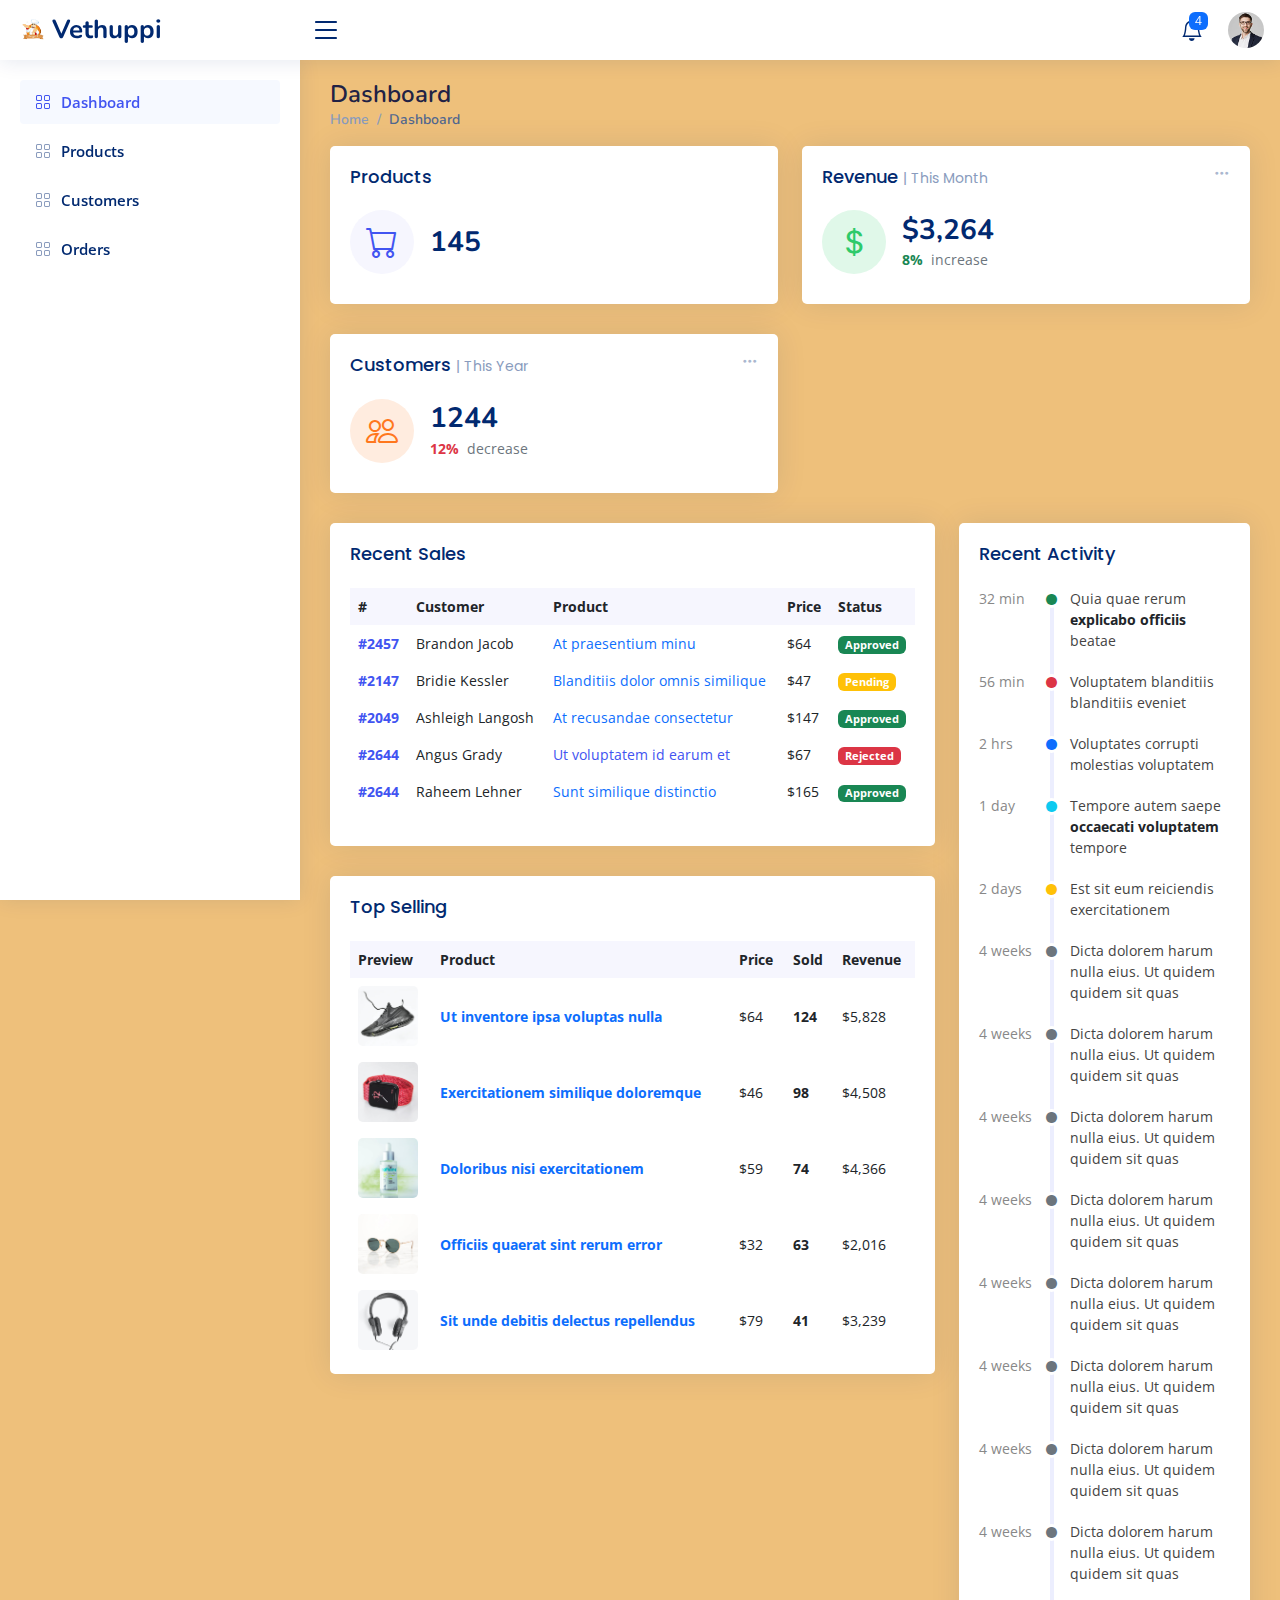
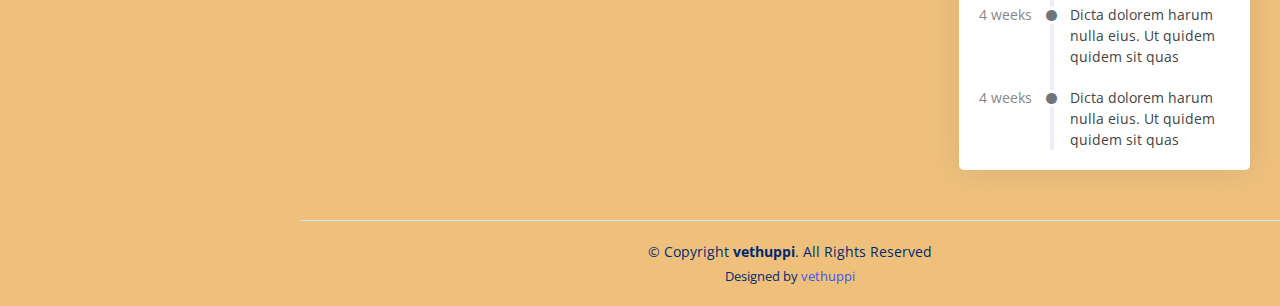
<file: index.html>
<!DOCTYPE html>
<html lang="en">

  <head>
    <meta charset="utf-8">
    <meta content="width=device-width, initial-scale=1.0" name="viewport">

    <title>Vethuppi || Admin || Dashboard</title>

    <!-- favicons -->
    <link href="assets/img/favicon.png" rel="icon">
    <link href="assets/img/apple-touch-icon.png" rel="apple-touch-icon">

    <!-- google font -->
    <link href="https://fonts.gstatic.com" rel="preconnect">
    <link href="https://fonts.googleapis.com/css?family=Open+Sans:300,300i,400,400i,600,600i,700,700i|Nunito:300,300i,400,400i,600,600i,700,700i|Poppins:300,300i,400,400i,500,500i,600,600i,700,700i" rel="stylesheet">

    <!-- bootstrap css here -->
    <link href="assets/vendor/bootstrap/css/bootstrap.min.css" rel="stylesheet">
    <link href="assets/vendor/bootstrap-icons/bootstrap-icons.css" rel="stylesheet">
    
    <!-- custom css here -->
    <link href="assets/css/style.css" rel="stylesheet">
  </head>

  <body>

    <!-- start header -->
    <header id="header" class="header fixed-top d-flex align-items-center">

      <div class="d-flex align-items-center justify-content-between">
        <a href="index.html" class="logo d-flex align-items-center">
          <img src="assets/img/vethuppi.png" alt="">
          <span class="d-none d-lg-block">Vethuppi</span>
        </a>
        <i class="bi bi-list toggle-sidebar-btn"></i>
      </div>

      <!-- start navbar -->
      <nav class="header-nav ms-auto">
        <ul class="d-flex align-items-center">

          <!-- start notification panel -->
          <li class="nav-item dropdown">

            <a class="nav-link nav-icon" href="#" data-bs-toggle="dropdown">
              <i class="bi bi-bell"></i>
              <span class="badge bg-primary badge-number">4</span>
            </a>

            <!-- start notification items -->
            <ul class="dropdown-menu dropdown-menu-end dropdown-menu-arrow notifications">
              
              <li class="dropdown-header">
                You have 4 new notifications
                <a href="#"><span class="badge rounded-pill bg-primary p-2 ms-2">View all</span></a>
              </li>

              <li>
                <hr class="dropdown-divider">
              </li>

              <li class="notification-item">
                <i class="bi bi-exclamation-circle text-warning"></i>
                <div>
                  <h4>Lorem Ipsum</h4>
                  <p>Quae dolorem earum veritatis oditseno</p>
                  <p>30 min. ago</p>
                </div>
              </li>

              <li>
                <hr class="dropdown-divider">
              </li>

              <li class="notification-item">
                <i class="bi bi-x-circle text-danger"></i>
                <div>
                  <h4>Atque rerum nesciunt</h4>
                  <p>Quae dolorem earum veritatis oditseno</p>
                  <p>1 hr. ago</p>
                </div>
              </li>

              <li>
                <hr class="dropdown-divider">
              </li>

              <li class="notification-item">
                <i class="bi bi-check-circle text-success"></i>
                <div>
                  <h4>Sit rerum fuga</h4>
                  <p>Quae dolorem earum veritatis oditseno</p>
                  <p>2 hrs. ago</p>
                </div>
              </li>

              <li>
                <hr class="dropdown-divider">
              </li>

              <li class="notification-item">
                <i class="bi bi-info-circle text-primary"></i>
                <div>
                  <h4>Dicta reprehenderit</h4>
                  <p>Quae dolorem earum veritatis oditseno</p>
                  <p>4 hrs. ago</p>
                </div>
              </li>

              <li>
                <hr class="dropdown-divider">
              </li>
              <li class="dropdown-footer">
                <a href="#">Show all notifications</a>
              </li>

            </ul>
            <!-- end notification items -->

          </li>
          <!-- end notification panel -->

          <!-- start profile panel -->
          <li class="nav-item dropdown pe-3">

            <a class="nav-link nav-profile d-flex align-items-center pe-0" href="#" data-bs-toggle="dropdown">
              <img src="assets/img/profile-img.jpg" alt="Profile" class="rounded-circle">
            </a>

            <!-- start profile items -->
            <ul class="dropdown-menu dropdown-menu-end dropdown-menu-arrow profile">

              <li class="dropdown-header">
                <h6>Kevin Anderson</h6>
                <span>Web Designer</span>
              </li>

              <li>
                <hr class="dropdown-divider">
              </li>

              <li>
                <a class="dropdown-item d-flex align-items-center" href="users-profile.html">
                  <i class="bi bi-person"></i>
                  <span>My Profile</span>
                </a>
              </li>

              <li>
                <hr class="dropdown-divider">
              </li>

              <li>
                <a class="dropdown-item d-flex align-items-center" href="users-profile.html">
                  <i class="bi bi-gear"></i>
                  <span>Account Settings</span>
                </a>
              </li>

              <li>
                <hr class="dropdown-divider">
              </li>

              <li>
                <hr class="dropdown-divider">
              </li>

              <li>
                <a class="dropdown-item d-flex align-items-center" href="#">
                  <i class="bi bi-box-arrow-right"></i>
                  <span>Sign Out</span>
                </a>
              </li>

            </ul>
            <!-- end profile items -->

          </li>
          <!-- end profile panel -->

        </ul>
      </nav>
      <!-- end navbar -->

    </header>
    <!-- end header -->

    <!-- start sidebar -->
    <aside id="sidebar" class="sidebar">

      <ul class="sidebar-nav" id="sidebar-nav">

        <li class="nav-item">
          <a class="nav-link" href="index.html">
            <i class="bi bi-grid"></i>
            <span>Dashboard</span>
          </a>
        </li>

        <li class="nav-item">
          <a class="nav-link collapsed" href="product.html">
            <i class="bi bi-grid"></i>
            <span>Products</span>
          </a>
        </li>

        <li class="nav-item">
          <a class="nav-link collapsed" href="customer.html">
            <i class="bi bi-grid"></i>
            <span>Customers</span>
          </a>
        </li>

        <li class="nav-item">
          <a class="nav-link collapsed" href="order.html">
            <i class="bi bi-grid"></i>
            <span>Orders</span>
          </a>
        </li>

      </ul>

    </aside>
    <!-- end sidebar -->

    <!-- start main section -->
    <main id="main" class="main">

      <!-- start pagetitle -->
      <div class="pagetitle">
        <h1>Dashboard</h1>
        <nav>
          <ol class="breadcrumb">
            <li class="breadcrumb-item"><a href="index.html">Home</a></li>
            <li class="breadcrumb-item active">Dashboard</li>
          </ol>
        </nav>
      </div>
      <!-- end pagetitle -->

      <!-- start dashboard section -->
      <section class="section dashboard">
        
        <!-- start card section -->
        <div class="row">
          
          <!-- start product card -->
          <div class="col-xxl-4 col-md-6">
            <div class="card info-card product-card">

              <div class="card-body">
                <h5 class="card-title">Products</h5>

                <div class="d-flex align-items-center">
                  <div class="card-icon rounded-circle d-flex align-items-center justify-content-center">
                    <i class="bi bi-cart"></i>
                  </div>
                  <div class="ps-3">
                    <h6>145</h6>
                  </div>
                </div>

              </div>
              
            </div>
          </div>
          <!-- end product card -->
          
          <!-- start revenue Card -->
          <div class="col-xxl-4 col-md-6">
            <div class="card info-card revenue-card">
              
              <!-- start filter -->
              <div class="filter">
                <a class="icon" href="#" data-bs-toggle="dropdown"><i class="bi bi-three-dots"></i></a>
                <ul class="dropdown-menu dropdown-menu-end dropdown-menu-arrow">
                  
                  <li class="dropdown-header text-start">
                    <h6>Filter</h6>
                  </li>
                  
                  <li><a class="dropdown-item" href="#">Today</a></li>
                  <li><a class="dropdown-item" href="#">This Month</a></li>
                  <li><a class="dropdown-item" href="#">This Year</a></li>
                </ul>
              </div>
              <!-- end filer -->
              

              <div class="card-body">
                <h5 class="card-title">Revenue <span>| This Month</span></h5>
                
                <div class="d-flex align-items-center">
                  <div class="card-icon rounded-circle d-flex align-items-center justify-content-center">
                    <i class="bi bi-currency-dollar"></i>
                  </div>
                  <div class="ps-3">
                    <h6>$3,264</h6>
                    <span class="text-success small pt-1 fw-bold">8%</span> <span class="text-muted small pt-2 ps-1">increase</span>
                  </div>
                </div>

              </div>
              
            </div>
          </div>
          <!-- end revenue card -->
          
          <!-- start customer card -->
          <div class="col-xxl-4 col-md-6">
            <div class="card info-card customer-card">
              
              <!-- start filter -->
              <div class="filter">
                <a class="icon" href="#" data-bs-toggle="dropdown"><i class="bi bi-three-dots"></i></a>
                <ul class="dropdown-menu dropdown-menu-end dropdown-menu-arrow">
                  
                  <li class="dropdown-header text-start">
                    <h6>Filter</h6>
                  </li>

                  <li><a class="dropdown-item" href="#">Today</a></li>
                  <li><a class="dropdown-item" href="#">This Month</a></li>
                  <li><a class="dropdown-item" href="#">This Year</a></li>
                
                </ul>
              </div>
              <!-- end filter -->
              
              <div class="card-body">
                <h5 class="card-title">Customers <span>| This Year</span></h5>
                
                <div class="d-flex align-items-center">
                  <div class="card-icon rounded-circle d-flex align-items-center justify-content-center">
                    <i class="bi bi-people"></i>
                  </div>
                  <div class="ps-3">
                    <h6>1244</h6>
                    <span class="text-danger small pt-1 fw-bold">12%</span> <span class="text-muted small pt-2 ps-1">decrease</span>
                  </div>
                </div>
              
              </div>
            </div>

          </div>
          <!-- end customer card -->
        
        </div>
        <!-- end card section -->
        
        <!-- start report section -->
        <div class="row">

          <!-- start left side panel -->
          <div class="col-lg-8">

            <!-- start recent sales -->
            <div class="col-12">
              <div class="card recent-sales overflow-auto">

                <div class="card-body">
                  <h5 class="card-title">Recent Sales</h5>

                  <table class="table table-borderless datatable">
                    <thead>
                      <tr>
                        <th scope="col">#</th>
                        <th scope="col">Customer</th>
                        <th scope="col">Product</th>
                        <th scope="col">Price</th>
                        <th scope="col">Status</th>
                      </tr>
                    </thead>
                    <tbody>
                      <tr>
                        <th scope="row"><a href="#">#2457</a></th>
                        <td>Brandon Jacob</td>
                        <td><a href="#" class="text-primary">At praesentium minu</a></td>
                        <td>$64</td>
                        <td><span class="badge bg-success">Approved</span></td>
                      </tr>
                      <tr>
                        <th scope="row"><a href="#">#2147</a></th>
                        <td>Bridie Kessler</td>
                        <td><a href="#" class="text-primary">Blanditiis dolor omnis similique</a></td>
                        <td>$47</td>
                        <td><span class="badge bg-warning">Pending</span></td>
                      </tr>
                      <tr>
                        <th scope="row"><a href="#">#2049</a></th>
                        <td>Ashleigh Langosh</td>
                        <td><a href="#" class="text-primary">At recusandae consectetur</a></td>
                        <td>$147</td>
                        <td><span class="badge bg-success">Approved</span></td>
                      </tr>
                      <tr>
                        <th scope="row"><a href="#">#2644</a></th>
                        <td>Angus Grady</td>
                        <td><a href="#" class="text-primar">Ut voluptatem id earum et</a></td>
                        <td>$67</td>
                        <td><span class="badge bg-danger">Rejected</span></td>
                      </tr>
                      <tr>
                        <th scope="row"><a href="#">#2644</a></th>
                        <td>Raheem Lehner</td>
                        <td><a href="#" class="text-primary">Sunt similique distinctio</a></td>
                        <td>$165</td>
                        <td><span class="badge bg-success">Approved</span></td>
                      </tr>
                    </tbody>
                  </table>

                </div>

              </div>
            </div>
            <!-- end recent sales -->

            <!-- start top selling -->
            <div class="col-12">
              <div class="card top-selling overflow-auto">

                <div class="card-body pb-0">
                  <h5 class="card-title">Top Selling</h5>

                  <table class="table table-borderless">
                    <thead>
                      <tr>
                        <th scope="col">Preview</th>
                        <th scope="col">Product</th>
                        <th scope="col">Price</th>
                        <th scope="col">Sold</th>
                        <th scope="col">Revenue</th>
                      </tr>
                    </thead>
                    <tbody>
                      <tr>
                        <th scope="row"><a href="#"><img src="assets/img/product-1.jpg" alt=""></a></th>
                        <td><a href="#" class="text-primary fw-bold">Ut inventore ipsa voluptas nulla</a></td>
                        <td>$64</td>
                        <td class="fw-bold">124</td>
                        <td>$5,828</td>
                      </tr>
                      <tr>
                        <th scope="row"><a href="#"><img src="assets/img/product-2.jpg" alt=""></a></th>
                        <td><a href="#" class="text-primary fw-bold">Exercitationem similique doloremque</a></td>
                        <td>$46</td>
                        <td class="fw-bold">98</td>
                        <td>$4,508</td>
                      </tr>
                      <tr>
                        <th scope="row"><a href="#"><img src="assets/img/product-3.jpg" alt=""></a></th>
                        <td><a href="#" class="text-primary fw-bold">Doloribus nisi exercitationem</a></td>
                        <td>$59</td>
                        <td class="fw-bold">74</td>
                        <td>$4,366</td>
                      </tr>
                      <tr>
                        <th scope="row"><a href="#"><img src="assets/img/product-4.jpg" alt=""></a></th>
                        <td><a href="#" class="text-primary fw-bold">Officiis quaerat sint rerum error</a></td>
                        <td>$32</td>
                        <td class="fw-bold">63</td>
                        <td>$2,016</td>
                      </tr>
                      <tr>
                        <th scope="row"><a href="#"><img src="assets/img/product-5.jpg" alt=""></a></th>
                        <td><a href="#" class="text-primary fw-bold">Sit unde debitis delectus repellendus</a></td>
                        <td>$79</td>
                        <td class="fw-bold">41</td>
                        <td>$3,239</td>
                      </tr>
                    </tbody>
                  </table>

                </div>

              </div>
            </div>
            <!-- end top selling -->

          </div>
          <!-- end left side panel -->
        
          <!-- start right side panel -->
          <div class="col-lg-4">

            <!-- start recent activity -->
            <div class="card">

              <div class="card-body">
                <h5 class="card-title">Recent Activity</h5>

                <div class="activity">

                  <div class="activity-item d-flex">
                    <div class="activite-label">32 min</div>
                    <i class='bi bi-circle-fill activity-badge text-success align-self-start'></i>
                    <div class="activity-content">
                      Quia quae rerum <a href="#" class="fw-bold text-dark">explicabo officiis</a> beatae
                    </div>
                  </div>

                  <div class="activity-item d-flex">
                    <div class="activite-label">56 min</div>
                    <i class='bi bi-circle-fill activity-badge text-danger align-self-start'></i>
                    <div class="activity-content">
                      Voluptatem blanditiis blanditiis eveniet
                    </div>
                  </div>

                  <div class="activity-item d-flex">
                    <div class="activite-label">2 hrs</div>
                    <i class='bi bi-circle-fill activity-badge text-primary align-self-start'></i>
                    <div class="activity-content">
                      Voluptates corrupti molestias voluptatem
                    </div>
                  </div>

                  <div class="activity-item d-flex">
                    <div class="activite-label">1 day</div>
                    <i class='bi bi-circle-fill activity-badge text-info align-self-start'></i>
                    <div class="activity-content">
                      Tempore autem saepe <a href="#" class="fw-bold text-dark">occaecati voluptatem</a> tempore
                    </div>
                  </div>

                  <div class="activity-item d-flex">
                    <div class="activite-label">2 days</div>
                    <i class='bi bi-circle-fill activity-badge text-warning align-self-start'></i>
                    <div class="activity-content">
                      Est sit eum reiciendis exercitationem
                    </div>
                  </div>

                  <div class="activity-item d-flex">
                    <div class="activite-label">4 weeks</div>
                    <i class='bi bi-circle-fill activity-badge text-muted align-self-start'></i>
                    <div class="activity-content">
                      Dicta dolorem harum nulla eius. Ut quidem quidem sit quas
                    </div>
                  </div>

                  <div class="activity-item d-flex">
                    <div class="activite-label">4 weeks</div>
                    <i class='bi bi-circle-fill activity-badge text-muted align-self-start'></i>
                    <div class="activity-content">
                      Dicta dolorem harum nulla eius. Ut quidem quidem sit quas
                    </div>
                  </div>

                  <div class="activity-item d-flex">
                    <div class="activite-label">4 weeks</div>
                    <i class='bi bi-circle-fill activity-badge text-muted align-self-start'></i>
                    <div class="activity-content">
                      Dicta dolorem harum nulla eius. Ut quidem quidem sit quas
                    </div>
                  </div>

                  <div class="activity-item d-flex">
                    <div class="activite-label">4 weeks</div>
                    <i class='bi bi-circle-fill activity-badge text-muted align-self-start'></i>
                    <div class="activity-content">
                      Dicta dolorem harum nulla eius. Ut quidem quidem sit quas
                    </div>
                  </div>

                  <div class="activity-item d-flex">
                    <div class="activite-label">4 weeks</div>
                    <i class='bi bi-circle-fill activity-badge text-muted align-self-start'></i>
                    <div class="activity-content">
                      Dicta dolorem harum nulla eius. Ut quidem quidem sit quas
                    </div>
                  </div>

                  <div class="activity-item d-flex">
                    <div class="activite-label">4 weeks</div>
                    <i class='bi bi-circle-fill activity-badge text-muted align-self-start'></i>
                    <div class="activity-content">
                      Dicta dolorem harum nulla eius. Ut quidem quidem sit quas
                    </div>
                  </div>

                  <div class="activity-item d-flex">
                    <div class="activite-label">4 weeks</div>
                    <i class='bi bi-circle-fill activity-badge text-muted align-self-start'></i>
                    <div class="activity-content">
                      Dicta dolorem harum nulla eius. Ut quidem quidem sit quas
                    </div>
                  </div>

                  <div class="activity-item d-flex">
                    <div class="activite-label">4 weeks</div>
                    <i class='bi bi-circle-fill activity-badge text-muted align-self-start'></i>
                    <div class="activity-content">
                      Dicta dolorem harum nulla eius. Ut quidem quidem sit quas
                    </div>
                  </div>

                  <div class="activity-item d-flex">
                    <div class="activite-label">4 weeks</div>
                    <i class='bi bi-circle-fill activity-badge text-muted align-self-start'></i>
                    <div class="activity-content">
                      Dicta dolorem harum nulla eius. Ut quidem quidem sit quas
                    </div>
                  </div>

                  <div class="activity-item d-flex">
                    <div class="activite-label">4 weeks</div>
                    <i class='bi bi-circle-fill activity-badge text-muted align-self-start'></i>
                    <div class="activity-content">
                      Dicta dolorem harum nulla eius. Ut quidem quidem sit quas
                    </div>
                  </div>

                </div>

              </div>
            </div>
            <!-- end recent activiy -->
        
          </div>
          <!-- end right side panel -->
      
        </div>
        <!-- end report section -->
    
      </section>
      <!-- end dashboard section -->
  
    </main>
    <!-- end main section -->
  
    <!-- start footer -->
    <footer id="footer" class="footer">
      <div class="copyright">
        &copy; Copyright <strong><span>vethuppi</span></strong>. All Rights Reserved
      </div>
      <div class="credits">Designed by <a href="#">vethuppi</a>
      </div>
    </footer>
    <!-- end footer -->
  
    <!-- back to top -->
    <a href="#" class="back-to-top d-flex align-items-center justify-content-center"><i class="bi bi-arrow-up-short"></i></a>

    <!-- Vendor JS Files -->
    <!-- <script src="assets/vendor/apexcharts/apexcharts.min.js"></script> -->
    <script src="assets/vendor/bootstrap/js/bootstrap.bundle.min.js"></script>
    <!-- <script src="assets/vendor/chart.js/chart.min.js"></script> -->
    <!-- <script src="assets/vendor/echarts/echarts.min.js"></script> -->
    <!-- <script src="assets/vendor/quill/quill.min.js"></script> -->
    <!-- <script src="assets/vendor/simple-datatables/simple-datatables.js"></script> -->
    <!-- <script src="assets/vendor/tinymce/tinymce.min.js"></script>
    <script src="assets/vendor/php-email-form/validate.js"></script> -->

    <!-- Template Main JS File -->
    <script src="assets/js/main.js"></script>

  </body>

</html>
</file>
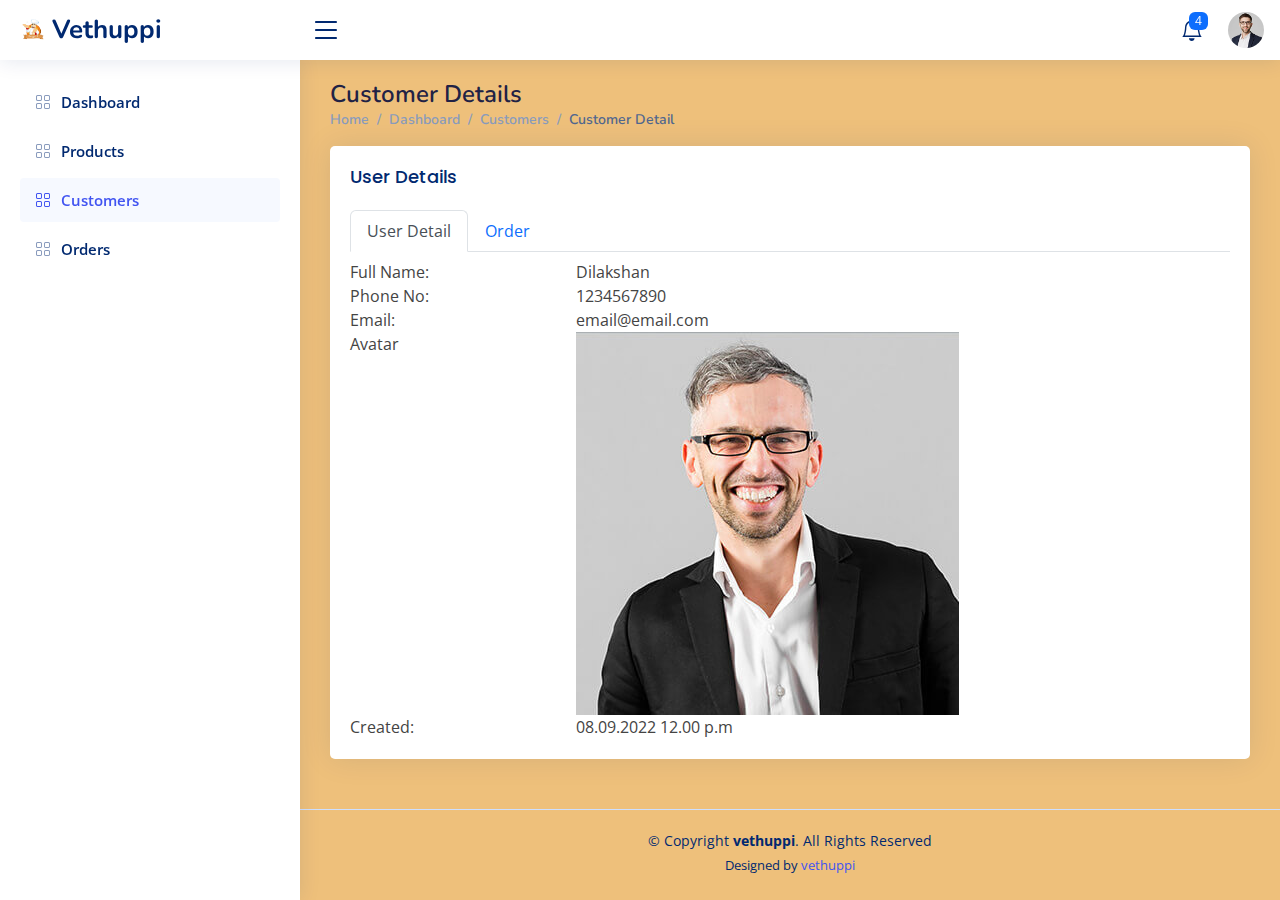
<file: customer-detail.html>
<!DOCTYPE html>
<html lang="en">

  <head>
    <meta charset="utf-8">
    <meta content="width=device-width, initial-scale=1.0" name="viewport">

    <title>Vethuppi || Admin || Dashboard</title>

    <!-- favicons -->
    <link href="assets/img/favicon.png" rel="icon">
    <link href="assets/img/apple-touch-icon.png" rel="apple-touch-icon">

    <!-- google font -->
    <link href="https://fonts.gstatic.com" rel="preconnect">
    <link href="https://fonts.googleapis.com/css?family=Open+Sans:300,300i,400,400i,600,600i,700,700i|Nunito:300,300i,400,400i,600,600i,700,700i|Poppins:300,300i,400,400i,500,500i,600,600i,700,700i" rel="stylesheet">

    <!-- bootstrap css here -->
    <link href="assets/vendor/bootstrap/css/bootstrap.min.css" rel="stylesheet">
    <link href="assets/vendor/bootstrap-icons/bootstrap-icons.css" rel="stylesheet">
    
    <!-- custom css here -->
    <link href="assets/css/style.css" rel="stylesheet">
  </head>

  <body>

    <!-- start header -->
    <header id="header" class="header fixed-top d-flex align-items-center">

      <div class="d-flex align-items-center justify-content-between">
        <a href="index.html" class="logo d-flex align-items-center">
          <img src="assets/img/vethuppi.png" alt="">
          <span class="d-none d-lg-block">Vethuppi</span>
        </a>
        <i class="bi bi-list toggle-sidebar-btn"></i>
      </div>

      <!-- start navbar -->
      <nav class="header-nav ms-auto">
        <ul class="d-flex align-items-center">

          <!-- start notification panel -->
          <li class="nav-item dropdown">

            <a class="nav-link nav-icon" href="#" data-bs-toggle="dropdown">
              <i class="bi bi-bell"></i>
              <span class="badge bg-primary badge-number">4</span>
            </a>

            <!-- start notification items -->
            <ul class="dropdown-menu dropdown-menu-end dropdown-menu-arrow notifications">
              
              <li class="dropdown-header">
                You have 4 new notifications
                <a href="#"><span class="badge rounded-pill bg-primary p-2 ms-2">View all</span></a>
              </li>

              <li>
                <hr class="dropdown-divider">
              </li>

              <li class="notification-item">
                <i class="bi bi-exclamation-circle text-warning"></i>
                <div>
                  <h4>Lorem Ipsum</h4>
                  <p>Quae dolorem earum veritatis oditseno</p>
                  <p>30 min. ago</p>
                </div>
              </li>

              <li>
                <hr class="dropdown-divider">
              </li>

              <li class="notification-item">
                <i class="bi bi-x-circle text-danger"></i>
                <div>
                  <h4>Atque rerum nesciunt</h4>
                  <p>Quae dolorem earum veritatis oditseno</p>
                  <p>1 hr. ago</p>
                </div>
              </li>

              <li>
                <hr class="dropdown-divider">
              </li>

              <li class="notification-item">
                <i class="bi bi-check-circle text-success"></i>
                <div>
                  <h4>Sit rerum fuga</h4>
                  <p>Quae dolorem earum veritatis oditseno</p>
                  <p>2 hrs. ago</p>
                </div>
              </li>

              <li>
                <hr class="dropdown-divider">
              </li>

              <li class="notification-item">
                <i class="bi bi-info-circle text-primary"></i>
                <div>
                  <h4>Dicta reprehenderit</h4>
                  <p>Quae dolorem earum veritatis oditseno</p>
                  <p>4 hrs. ago</p>
                </div>
              </li>

              <li>
                <hr class="dropdown-divider">
              </li>
              <li class="dropdown-footer">
                <a href="#">Show all notifications</a>
              </li>

            </ul>
            <!-- end notification items -->

          </li>
          <!-- end notification panel -->

          <!-- start profile panel -->
          <li class="nav-item dropdown pe-3">

            <a class="nav-link nav-profile d-flex align-items-center pe-0" href="#" data-bs-toggle="dropdown">
              <img src="assets/img/profile-img.jpg" alt="Profile" class="rounded-circle">
            </a>

            <!-- start profile items -->
            <ul class="dropdown-menu dropdown-menu-end dropdown-menu-arrow profile">

              <li class="dropdown-header">
                <h6>Kevin Anderson</h6>
                <span>Web Designer</span>
              </li>

              <li>
                <hr class="dropdown-divider">
              </li>

              <li>
                <a class="dropdown-item d-flex align-items-center" href="users-profile.html">
                  <i class="bi bi-person"></i>
                  <span>My Profile</span>
                </a>
              </li>

              <li>
                <hr class="dropdown-divider">
              </li>

              <li>
                <a class="dropdown-item d-flex align-items-center" href="users-profile.html">
                  <i class="bi bi-gear"></i>
                  <span>Account Settings</span>
                </a>
              </li>

              <li>
                <hr class="dropdown-divider">
              </li>

              <li>
                <hr class="dropdown-divider">
              </li>

              <li>
                <a class="dropdown-item d-flex align-items-center" href="#">
                  <i class="bi bi-box-arrow-right"></i>
                  <span>Sign Out</span>
                </a>
              </li>

            </ul>
            <!-- end profile items -->

          </li>
          <!-- end profile panel -->

        </ul>
      </nav>
      <!-- end navbar -->

    </header>
    <!-- end header -->

    <!-- start sidebar -->
    <aside id="sidebar" class="sidebar">

      <ul class="sidebar-nav" id="sidebar-nav">

        <li class="nav-item">
          <a class="nav-link collapsed" href="index.html">
            <i class="bi bi-grid"></i>
            <span>Dashboard</span>
          </a>
        </li>

        <li class="nav-item">
          <a class="nav-link collapsed" href="product.html">
            <i class="bi bi-grid"></i>
            <span>Products</span>
          </a>
        </li>

        <li class="nav-item">
          <a class="nav-link" href="customer.html">
            <i class="bi bi-grid"></i>
            <span>Customers</span>
          </a>
        </li>

        <li class="nav-item">
          <a class="nav-link collapsed" href="order.html">
            <i class="bi bi-grid"></i>
            <span>Orders</span>
          </a>
        </li>

      </ul>

    </aside>
    <!-- end sidebar -->

    <!-- start main section -->
    <main id="main" class="main">

      <!-- start pagetitle -->
      <div class="pagetitle">
        <h1>Customer Details</h1>
        <nav>
          <ol class="breadcrumb">
            <li class="breadcrumb-item"><a href="index.html">Home</a></li>
            <li class="breadcrumb-item"><a href="index.html">Dashboard</a></li>
            <li class="breadcrumb-item"><a href="customer.html">Customers</a></li>
            <li class="breadcrumb-item active">Customer Detail</li>
          </ol>
        </nav>
      </div>
      <!-- end pagetitle -->

      <!-- start dashboard section -->
      <section class="section dashboard">
        
        <!-- start user detail section -->
        <div class="card">
          <div class="card-body">
            <h5 class="card-title">User Details</h5>

            <ul class="nav nav-tabs" id="myTab" role="tablist">
              <li class="nav-item" role="presentation">
                <button class="nav-link active" id="user-detail-tab" data-bs-toggle="tab" data-bs-target="#user-detail" type="button" role="tab" aria-controls="user-detail" aria-selected="true">User Detail</button>
              </li>
              <li class="nav-item" role="presentation">
                <button class="nav-link" id="order-tab" data-bs-toggle="tab" data-bs-target="#order" type="button" role="tab" aria-controls="order" aria-selected="false">Order</button>
              </li>
            </ul>
            
            <div class="tab-content pt-2" id="myTabContent">
              <div class="tab-pane fade show active" id="user-detail" role="tabpanel" aria-labelledby="user-detail-tab">
                <div class="row">
                  <div class="col-lg-3 col-md-4">Full Name:</div>
                  <div class="col-lg-9 col-md-8">Dilakshan</div>
                </div>
                <div class="row">
                  <div class="col-lg-3 col-md-4">Phone No:</div>
                  <div class="col-lg-9 col-md-8">1234567890</div>
                </div>
                <div class="row">
                  <div class="col-lg-3 col-md-4">Email:</div>
                  <div class="col-lg-9 col-md-8">email@email.com</div>
                </div>
                <div class="row">
                  <div class="col-lg-3 col-md-4">Avatar</div>
                  <div class="col-lg-9 col-md-8"><img src="assets/img/messages-3.jpg" alt=""></div>
                </div>
                <div class="row">
                  <div class="col-lg-3 col-md-4">Created:</div>
                  <div class="col-lg-9 col-md-8">08.09.2022 12.00 p.m</div>
                </div>
              </div>
              <div class="tab-pane fade" id="order" role="tabpanel" aria-labelledby="order-tab">
                Nesciunt totam et. Consequuntur magnam aliquid eos nulla dolor iure eos quia. Accusantium distinctio omnis et atque fugiat. Itaque doloremque aliquid sint quasi quia distinctio similique. Voluptate nihil recusandae mollitia dolores. Ut laboriosam voluptatum dicta.
              </div>
            </div>
            
          </div>
        </div>
        <!-- end product table section -->
        
      </section>
      <!-- end dashboard section -->
  
    </main>
    <!-- end main section -->
  
    <!-- start footer -->
    <footer id="footer" class="footer">
      <div class="copyright">
        &copy; Copyright <strong><span>vethuppi</span></strong>. All Rights Reserved
      </div>
      <div class="credits">Designed by <a href="#">vethuppi</a>
      </div>
    </footer>
    <!-- end footer -->
  
    <!-- back to top -->
    <a href="#" class="back-to-top d-flex align-items-center justify-content-center"><i class="bi bi-arrow-up-short"></i></a>

    <!-- Vendor JS Files -->
    <script src="assets/vendor/bootstrap/js/bootstrap.bundle.min.js"></script>
    <script src="assets/vendor/tinymce/tinymce.min.js"></script>
    <script src="assets/vendor/php-email-form/validate.js"></script>

    <!-- Template Main JS File -->
    <script src="assets/js/main.js"></script>

  </body>

</html>
</file>
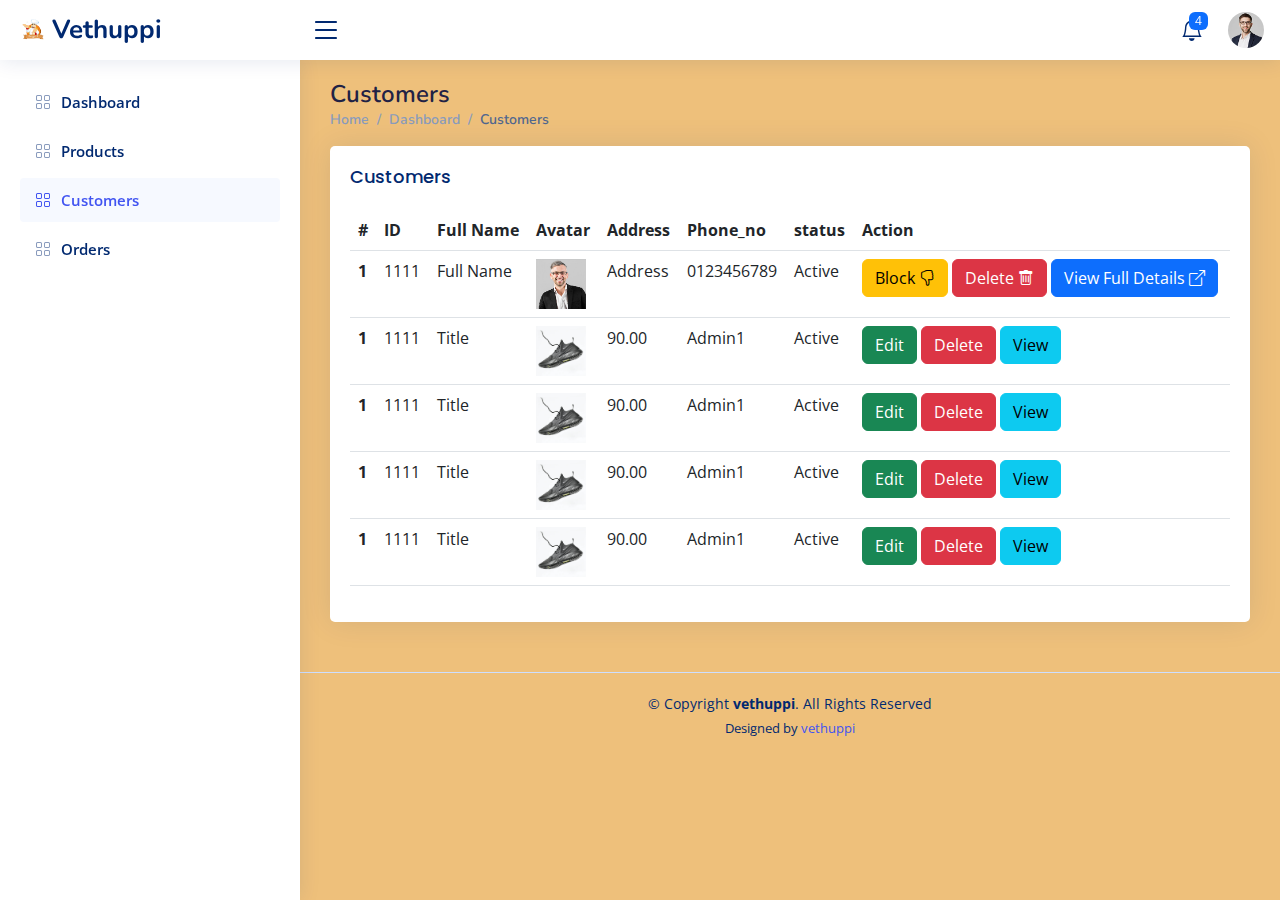
<file: customer.html>
<!DOCTYPE html>
<html lang="en">

  <head>
    <meta charset="utf-8">
    <meta content="width=device-width, initial-scale=1.0" name="viewport">

    <title>Vethuppi || Admin || Dashboard</title>

    <!-- favicons -->
    <link href="assets/img/favicon.png" rel="icon">
    <link href="assets/img/apple-touch-icon.png" rel="apple-touch-icon">

    <!-- google font -->
    <link href="https://fonts.gstatic.com" rel="preconnect">
    <link href="https://fonts.googleapis.com/css?family=Open+Sans:300,300i,400,400i,600,600i,700,700i|Nunito:300,300i,400,400i,600,600i,700,700i|Poppins:300,300i,400,400i,500,500i,600,600i,700,700i" rel="stylesheet">

    <!-- bootstrap css here -->
    <link href="assets/vendor/bootstrap/css/bootstrap.min.css" rel="stylesheet">
    <link href="assets/vendor/bootstrap-icons/bootstrap-icons.css" rel="stylesheet">
    
    <!-- custom css here -->
    <link href="assets/css/style.css" rel="stylesheet">
  </head>

  <body>

    <!-- start header -->
    <header id="header" class="header fixed-top d-flex align-items-center">

      <div class="d-flex align-items-center justify-content-between">
        <a href="index.html" class="logo d-flex align-items-center">
          <img src="assets/img/vethuppi.png" alt="">
          <span class="d-none d-lg-block">Vethuppi</span>
        </a>
        <i class="bi bi-list toggle-sidebar-btn"></i>
      </div>

      <!-- start navbar -->
      <nav class="header-nav ms-auto">
        <ul class="d-flex align-items-center">

          <!-- start notification panel -->
          <li class="nav-item dropdown">

            <a class="nav-link nav-icon" href="#" data-bs-toggle="dropdown">
              <i class="bi bi-bell"></i>
              <span class="badge bg-primary badge-number">4</span>
            </a>

            <!-- start notification items -->
            <ul class="dropdown-menu dropdown-menu-end dropdown-menu-arrow notifications">
              
              <li class="dropdown-header">
                You have 4 new notifications
                <a href="#"><span class="badge rounded-pill bg-primary p-2 ms-2">View all</span></a>
              </li>

              <li>
                <hr class="dropdown-divider">
              </li>

              <li class="notification-item">
                <i class="bi bi-exclamation-circle text-warning"></i>
                <div>
                  <h4>Lorem Ipsum</h4>
                  <p>Quae dolorem earum veritatis oditseno</p>
                  <p>30 min. ago</p>
                </div>
              </li>

              <li>
                <hr class="dropdown-divider">
              </li>

              <li class="notification-item">
                <i class="bi bi-x-circle text-danger"></i>
                <div>
                  <h4>Atque rerum nesciunt</h4>
                  <p>Quae dolorem earum veritatis oditseno</p>
                  <p>1 hr. ago</p>
                </div>
              </li>

              <li>
                <hr class="dropdown-divider">
              </li>

              <li class="notification-item">
                <i class="bi bi-check-circle text-success"></i>
                <div>
                  <h4>Sit rerum fuga</h4>
                  <p>Quae dolorem earum veritatis oditseno</p>
                  <p>2 hrs. ago</p>
                </div>
              </li>

              <li>
                <hr class="dropdown-divider">
              </li>

              <li class="notification-item">
                <i class="bi bi-info-circle text-primary"></i>
                <div>
                  <h4>Dicta reprehenderit</h4>
                  <p>Quae dolorem earum veritatis oditseno</p>
                  <p>4 hrs. ago</p>
                </div>
              </li>

              <li>
                <hr class="dropdown-divider">
              </li>
              <li class="dropdown-footer">
                <a href="#">Show all notifications</a>
              </li>

            </ul>
            <!-- end notification items -->

          </li>
          <!-- end notification panel -->

          <!-- start profile panel -->
          <li class="nav-item dropdown pe-3">

            <a class="nav-link nav-profile d-flex align-items-center pe-0" href="#" data-bs-toggle="dropdown">
              <img src="assets/img/profile-img.jpg" alt="Profile" class="rounded-circle">
            </a>

            <!-- start profile items -->
            <ul class="dropdown-menu dropdown-menu-end dropdown-menu-arrow profile">

              <li class="dropdown-header">
                <h6>Kevin Anderson</h6>
                <span>Web Designer</span>
              </li>

              <li>
                <hr class="dropdown-divider">
              </li>

              <li>
                <a class="dropdown-item d-flex align-items-center" href="users-profile.html">
                  <i class="bi bi-person"></i>
                  <span>My Profile</span>
                </a>
              </li>

              <li>
                <hr class="dropdown-divider">
              </li>

              <li>
                <a class="dropdown-item d-flex align-items-center" href="users-profile.html">
                  <i class="bi bi-gear"></i>
                  <span>Account Settings</span>
                </a>
              </li>

              <li>
                <hr class="dropdown-divider">
              </li>

              <li>
                <hr class="dropdown-divider">
              </li>

              <li>
                <a class="dropdown-item d-flex align-items-center" href="#">
                  <i class="bi bi-box-arrow-right"></i>
                  <span>Sign Out</span>
                </a>
              </li>

            </ul>
            <!-- end profile items -->

          </li>
          <!-- end profile panel -->

        </ul>
      </nav>
      <!-- end navbar -->

    </header>
    <!-- end header -->

    <!-- start sidebar -->
    <aside id="sidebar" class="sidebar">

      <ul class="sidebar-nav" id="sidebar-nav">

        <li class="nav-item">
          <a class="nav-link collapsed" href="index.html">
            <i class="bi bi-grid"></i>
            <span>Dashboard</span>
          </a>
        </li>

        <li class="nav-item">
          <a class="nav-link collapsed" href="product.html">
            <i class="bi bi-grid"></i>
            <span>Products</span>
          </a>
        </li>

        <li class="nav-item">
          <a class="nav-link" href="customer.html">
            <i class="bi bi-grid"></i>
            <span>Customers</span>
          </a>
        </li>

        <li class="nav-item">
          <a class="nav-link collapsed" href="order.html">
            <i class="bi bi-grid"></i>
            <span>Orders</span>
          </a>
        </li>

      </ul>

    </aside>
    <!-- end sidebar -->

    <!-- start main section -->
    <main id="main" class="main">

      <!-- start pagetitle -->
      <div class="pagetitle">
        <h1>Customers</h1>
        <nav>
          <ol class="breadcrumb">
            <li class="breadcrumb-item"><a href="index.html">Home</a></li>
            <li class="breadcrumb-item"><a href="index.html">Dashboard</a></li>
            <li class="breadcrumb-item active">Customers</li>
          </ol>
        </nav>
      </div>
      <!-- end pagetitle -->

      <!-- start dashboard section -->
      <section class="section dashboard">
        
        <!-- start product table section -->
        <div class="card">
          <div class="card-body">
            <h5 class="card-title">Customers</h5>

            <!-- start user status change modal -->
            <div class="modal fade" id="status-user" tabindex="-1">
              <div class="modal-dialog modal-dialog-centered">
                <div class="modal-content">
                  <div class="modal-header">
                    <h5 class="modal-title">Are You Block This User?</h5>
                    <button type="button" class="btn-close" data-bs-dismiss="modal" aria-label="Close"></button>
                  </div>
                  <div class="modal-body">
                    <p>User ID: <span>001</span></p>
                    <p>User Full Name: <span>Full Name</span></p>
                  </div>
                  <div class="modal-footer">
                    <button type="button" class="btn btn-secondary" data-bs-dismiss="modal">No</button>
                    <button type="button" class="btn btn-primary">Yes</button>
                  </div>
                </div>
              </div>
            </div>
            <!-- end user status change modal -->

            <!-- start delete user modal -->
            <div class="modal fade" id="delete-user" tabindex="-1">
              <div class="modal-dialog modal-dialog-centered">
                <div class="modal-content">
                  <div class="modal-header">
                    <h5 class="modal-title">Are You Delete This User?</h5>
                    <button type="button" class="btn-close" data-bs-dismiss="modal" aria-label="Close"></button>
                  </div>
                  <div class="modal-body">
                    <p>User ID: <span>001</span></p>
                    <p>User Full Name: <span>Full Name</span></p>
                  </div>
                  <div class="modal-footer">
                    <button type="button" class="btn btn-secondary" data-bs-dismiss="modal">No</button>
                    <button type="button" class="btn btn-primary">Yes</button>
                  </div>
                </div>
              </div>
            </div>
            <!-- end delete user modal -->
            
            <!-- Table with hoverable rows -->
            <table class="table table-hover">
              <thead>
                <tr>
                  <th scope="col">#</th>
                  <th scope="col">ID</th>
                  <th scope="col">Full Name</th>
                  <th scope="col">Avatar</th>
                  <th scope="col">Address</th>
                  <th scope="col">Phone_no</th>
                  <th scope="col">status</th>
                  <th scope="col">Action</th>
                </tr>
              </thead>
              <tbody>
                <tr>
                  <th scope="row">1</th>
                  <td>1111</td>
                  <td>Full Name</td>
                  <td><img src="assets/img/messages-3.jpg" alt="" style="width: 50px; height: auto;"></td>
                  <td>Address</td>
                  <td>0123456789</td>
                  <td>Active</td>
                  <td>
                    <button type="button" class="btn btn-warning" data-bs-toggle="modal" data-bs-target="#status-user">Block <i class="bi bi-hand-thumbs-down"></i></button>
                    <button type="button" class="btn btn-danger" data-bs-toggle="modal" data-bs-target="#delete-user">Delete <i class="bi bi-trash"></i></button>
                    <a href="customer-detail.html"><button type="button" class="btn btn-primary">View Full Details <i class="bi bi-box-arrow-up-right"></i></button></a>
                  </td>
                </tr>
                <tr>
                  <th scope="row">1</th>
                  <td>1111</td>
                  <td>Title</td>
                  <td><img src="assets/img/product-1.jpg" alt="" style="width: 50px; height: auto;"></td>
                  <td>90.00</td>
                  <td>Admin1</td>
                  <td>Active</td>
                  <td>
                    <button type="button" class="btn btn-success">Edit</button>
                    <button type="button" class="btn btn-danger">Delete</button>
                    <button type="button" class="btn btn-info">View</button>
                  </td>
                </tr>
                <tr>
                  <th scope="row">1</th>
                  <td>1111</td>
                  <td>Title</td>
                  <td><img src="assets/img/product-1.jpg" alt="" style="width: 50px; height: auto;"></td>
                  <td>90.00</td>
                  <td>Admin1</td>
                  <td>Active</td>
                  <td>
                    <button type="button" class="btn btn-success">Edit</button>
                    <button type="button" class="btn btn-danger">Delete</button>
                    <button type="button" class="btn btn-info">View</button>
                  </td>
                </tr>
                <tr>
                  <th scope="row">1</th>
                  <td>1111</td>
                  <td>Title</td>
                  <td><img src="assets/img/product-1.jpg" alt="" style="width: 50px; height: auto;"></td>
                  <td>90.00</td>
                  <td>Admin1</td>
                  <td>Active</td>
                  <td>
                    <button type="button" class="btn btn-success">Edit</button>
                    <button type="button" class="btn btn-danger">Delete</button>
                    <button type="button" class="btn btn-info">View</button>
                  </td>
                </tr>
                <tr>
                  <th scope="row">1</th>
                  <td>1111</td>
                  <td>Title</td>
                  <td><img src="assets/img/product-1.jpg" alt="" style="width: 50px; height: auto;"></td>
                  <td>90.00</td>
                  <td>Admin1</td>
                  <td>Active</td>
                  <td>
                    <button type="button" class="btn btn-success">Edit</button>
                    <button type="button" class="btn btn-danger">Delete</button>
                    <button type="button" class="btn btn-info">View</button>
                  </td>
                </tr>
              </tbody>
            </table>
            <!-- End Table with hoverable rows -->

          </div>
        </div>
        <!-- end product table section -->
        
      </section>
      <!-- end dashboard section -->
  
    </main>
    <!-- end main section -->
  
    <!-- start footer -->
    <footer id="footer" class="footer">
      <div class="copyright">
        &copy; Copyright <strong><span>vethuppi</span></strong>. All Rights Reserved
      </div>
      <div class="credits">Designed by <a href="#">vethuppi</a>
      </div>
    </footer>
    <!-- end footer -->
  
    <!-- back to top -->
    <a href="#" class="back-to-top d-flex align-items-center justify-content-center"><i class="bi bi-arrow-up-short"></i></a>

    <!-- Vendor JS Files -->
    <script src="assets/vendor/bootstrap/js/bootstrap.bundle.min.js"></script>
    <script src="assets/vendor/tinymce/tinymce.min.js"></script>
    <script src="assets/vendor/php-email-form/validate.js"></script>

    <!-- Template Main JS File -->
    <script src="assets/js/main.js"></script>

  </body>

</html>
</file>
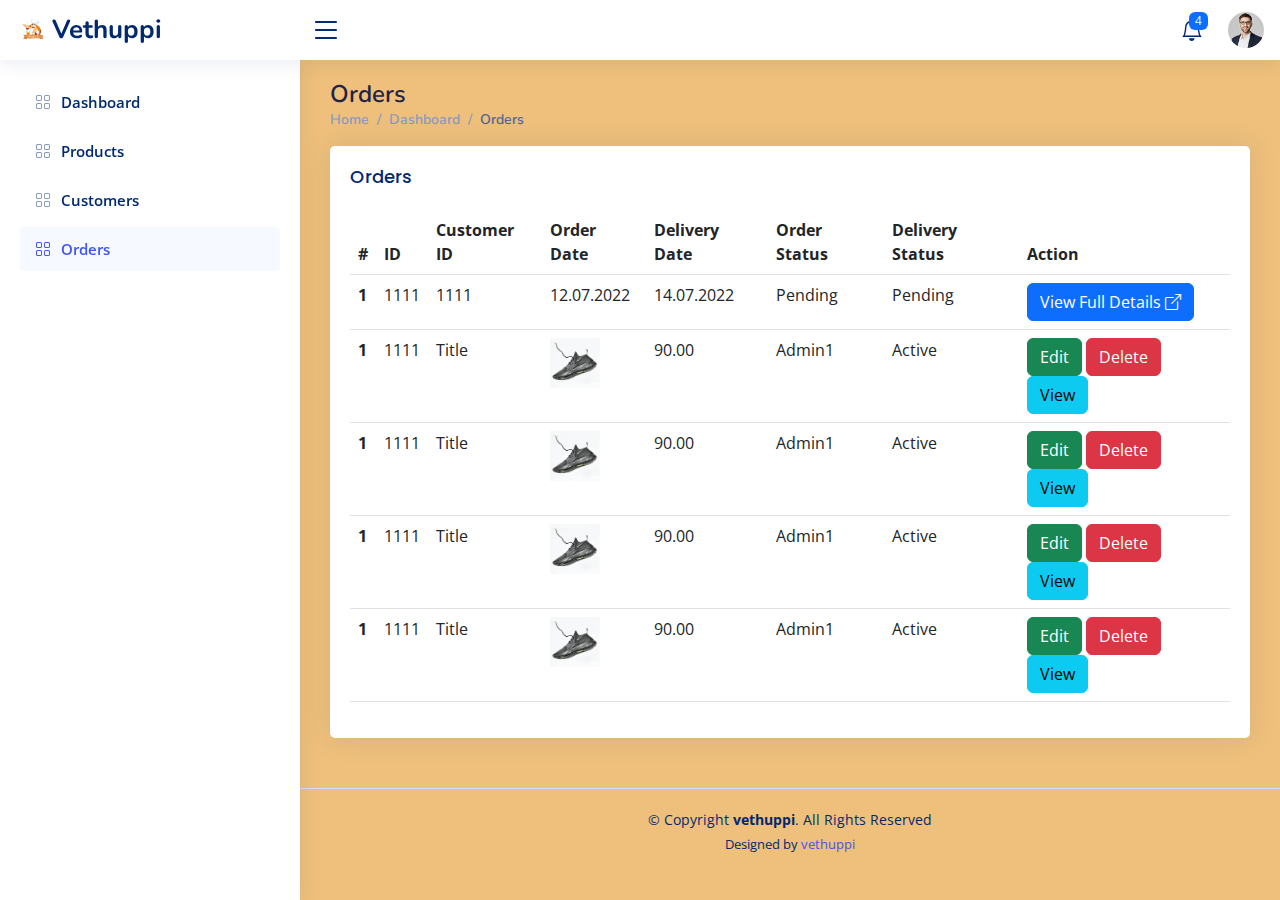
<file: order.html>
<!DOCTYPE html>
<html lang="en">

  <head>
    <meta charset="utf-8">
    <meta content="width=device-width, initial-scale=1.0" name="viewport">

    <title>Vethuppi || Admin || Dashboard</title>

    <!-- favicons -->
    <link href="assets/img/favicon.png" rel="icon">
    <link href="assets/img/apple-touch-icon.png" rel="apple-touch-icon">

    <!-- google font -->
    <link href="https://fonts.gstatic.com" rel="preconnect">
    <link href="https://fonts.googleapis.com/css?family=Open+Sans:300,300i,400,400i,600,600i,700,700i|Nunito:300,300i,400,400i,600,600i,700,700i|Poppins:300,300i,400,400i,500,500i,600,600i,700,700i" rel="stylesheet">

    <!-- bootstrap css here -->
    <link href="assets/vendor/bootstrap/css/bootstrap.min.css" rel="stylesheet">
    <link href="assets/vendor/bootstrap-icons/bootstrap-icons.css" rel="stylesheet">
    
    <!-- custom css here -->
    <link href="assets/css/style.css" rel="stylesheet">
  </head>

  <body>

    <!-- start header -->
    <header id="header" class="header fixed-top d-flex align-items-center">

      <div class="d-flex align-items-center justify-content-between">
        <a href="index.html" class="logo d-flex align-items-center">
          <img src="assets/img/vethuppi.png" alt="">
          <span class="d-none d-lg-block">Vethuppi</span>
        </a>
        <i class="bi bi-list toggle-sidebar-btn"></i>
      </div>

      <!-- start navbar -->
      <nav class="header-nav ms-auto">
        <ul class="d-flex align-items-center">

          <!-- start notification panel -->
          <li class="nav-item dropdown">

            <a class="nav-link nav-icon" href="#" data-bs-toggle="dropdown">
              <i class="bi bi-bell"></i>
              <span class="badge bg-primary badge-number">4</span>
            </a>

            <!-- start notification items -->
            <ul class="dropdown-menu dropdown-menu-end dropdown-menu-arrow notifications">
              
              <li class="dropdown-header">
                You have 4 new notifications
                <a href="#"><span class="badge rounded-pill bg-primary p-2 ms-2">View all</span></a>
              </li>

              <li>
                <hr class="dropdown-divider">
              </li>

              <li class="notification-item">
                <i class="bi bi-exclamation-circle text-warning"></i>
                <div>
                  <h4>Lorem Ipsum</h4>
                  <p>Quae dolorem earum veritatis oditseno</p>
                  <p>30 min. ago</p>
                </div>
              </li>

              <li>
                <hr class="dropdown-divider">
              </li>

              <li class="notification-item">
                <i class="bi bi-x-circle text-danger"></i>
                <div>
                  <h4>Atque rerum nesciunt</h4>
                  <p>Quae dolorem earum veritatis oditseno</p>
                  <p>1 hr. ago</p>
                </div>
              </li>

              <li>
                <hr class="dropdown-divider">
              </li>

              <li class="notification-item">
                <i class="bi bi-check-circle text-success"></i>
                <div>
                  <h4>Sit rerum fuga</h4>
                  <p>Quae dolorem earum veritatis oditseno</p>
                  <p>2 hrs. ago</p>
                </div>
              </li>

              <li>
                <hr class="dropdown-divider">
              </li>

              <li class="notification-item">
                <i class="bi bi-info-circle text-primary"></i>
                <div>
                  <h4>Dicta reprehenderit</h4>
                  <p>Quae dolorem earum veritatis oditseno</p>
                  <p>4 hrs. ago</p>
                </div>
              </li>

              <li>
                <hr class="dropdown-divider">
              </li>
              <li class="dropdown-footer">
                <a href="#">Show all notifications</a>
              </li>

            </ul>
            <!-- end notification items -->

          </li>
          <!-- end notification panel -->

          <!-- start profile panel -->
          <li class="nav-item dropdown pe-3">

            <a class="nav-link nav-profile d-flex align-items-center pe-0" href="#" data-bs-toggle="dropdown">
              <img src="assets/img/profile-img.jpg" alt="Profile" class="rounded-circle">
            </a>

            <!-- start profile items -->
            <ul class="dropdown-menu dropdown-menu-end dropdown-menu-arrow profile">

              <li class="dropdown-header">
                <h6>Kevin Anderson</h6>
                <span>Web Designer</span>
              </li>

              <li>
                <hr class="dropdown-divider">
              </li>

              <li>
                <a class="dropdown-item d-flex align-items-center" href="users-profile.html">
                  <i class="bi bi-person"></i>
                  <span>My Profile</span>
                </a>
              </li>

              <li>
                <hr class="dropdown-divider">
              </li>

              <li>
                <a class="dropdown-item d-flex align-items-center" href="users-profile.html">
                  <i class="bi bi-gear"></i>
                  <span>Account Settings</span>
                </a>
              </li>

              <li>
                <hr class="dropdown-divider">
              </li>

              <li>
                <hr class="dropdown-divider">
              </li>

              <li>
                <a class="dropdown-item d-flex align-items-center" href="#">
                  <i class="bi bi-box-arrow-right"></i>
                  <span>Sign Out</span>
                </a>
              </li>

            </ul>
            <!-- end profile items -->

          </li>
          <!-- end profile panel -->

        </ul>
      </nav>
      <!-- end navbar -->

    </header>
    <!-- end header -->

    <!-- start sidebar -->
    <aside id="sidebar" class="sidebar">

      <ul class="sidebar-nav" id="sidebar-nav">

        <li class="nav-item">
          <a class="nav-link collapsed" href="index.html">
            <i class="bi bi-grid"></i>
            <span>Dashboard</span>
          </a>
        </li>

        <li class="nav-item">
          <a class="nav-link collapsed" href="product.html">
            <i class="bi bi-grid"></i>
            <span>Products</span>
          </a>
        </li>

        <li class="nav-item">
          <a class="nav-link collapsed" href="customer.html">
            <i class="bi bi-grid"></i>
            <span>Customers</span>
          </a>
        </li>

        <li class="nav-item">
          <a class="nav-link" href="order.html">
            <i class="bi bi-grid"></i>
            <span>Orders</span>
          </a>
        </li>

      </ul>

    </aside>
    <!-- end sidebar -->

    <!-- start main section -->
    <main id="main" class="main">

      <!-- start pagetitle -->
      <div class="pagetitle">
        <h1>Orders</h1>
        <nav>
          <ol class="breadcrumb">
            <li class="breadcrumb-item"><a href="index.html">Home</a></li>
            <li class="breadcrumb-item"><a href="index.html">Dashboard</a></li>
            <li class="breadcrumb-item active">Orders</li>
          </ol>
        </nav>
      </div>
      <!-- end pagetitle -->

      <!-- start dashboard section -->
      <section class="section dashboard">
        
        <!-- start product table section -->
        <div class="card">
          <div class="card-body">
            <h5 class="card-title">Orders</h5>

            <!-- start user status change modal -->
            <div class="modal fade" id="status-user" tabindex="-1">
              <div class="modal-dialog modal-dialog-centered">
                <div class="modal-content">
                  <div class="modal-header">
                    <h5 class="modal-title">Are You Block This User?</h5>
                    <button type="button" class="btn-close" data-bs-dismiss="modal" aria-label="Close"></button>
                  </div>
                  <div class="modal-body">
                    <p>User ID: <span>001</span></p>
                    <p>User Full Name: <span>Full Name</span></p>
                  </div>
                  <div class="modal-footer">
                    <button type="button" class="btn btn-secondary" data-bs-dismiss="modal">No</button>
                    <button type="button" class="btn btn-primary">Yes</button>
                  </div>
                </div>
              </div>
            </div>
            <!-- end user status change modal -->

            <!-- start delete user modal -->
            <div class="modal fade" id="delete-user" tabindex="-1">
              <div class="modal-dialog modal-dialog-centered">
                <div class="modal-content">
                  <div class="modal-header">
                    <h5 class="modal-title">Are You Delete This User?</h5>
                    <button type="button" class="btn-close" data-bs-dismiss="modal" aria-label="Close"></button>
                  </div>
                  <div class="modal-body">
                    <p>User ID: <span>001</span></p>
                    <p>User Full Name: <span>Full Name</span></p>
                  </div>
                  <div class="modal-footer">
                    <button type="button" class="btn btn-secondary" data-bs-dismiss="modal">No</button>
                    <button type="button" class="btn btn-primary">Yes</button>
                  </div>
                </div>
              </div>
            </div>
            <!-- end delete user modal -->
            
            <!-- Table with hoverable rows -->
            <table class="table table-hover">
              <thead>
                <tr>
                  <th scope="col">#</th>
                  <th scope="col">ID</th>
                  <th scope="col">Customer ID</th>
                  <th scope="col">Order Date</th>
                  <th scope="col">Delivery Date</th>
                  <th scope="col">Order Status</th>
                  <th scope="col">Delivery Status</th>
                  <th scope="col">Action</th>
                </tr>
              </thead>
              <tbody>
                <tr>
                  <th scope="row">1</th>
                  <td>1111</td>
                  <td>1111</td>
                  <td>12.07.2022</td>
                  <td>14.07.2022</td>
                  <td>Pending</td>
                  <td>Pending</td>
                  <td>
                    <a href="../"><button type="button" class="btn btn-primary">View Full Details <i class="bi bi-box-arrow-up-right"></i></button></a>
                  </td>
                </tr>
                <tr>
                  <th scope="row">1</th>
                  <td>1111</td>
                  <td>Title</td>
                  <td><img src="assets/img/product-1.jpg" alt="" style="width: 50px; height: auto;"></td>
                  <td>90.00</td>
                  <td>Admin1</td>
                  <td>Active</td>
                  <td>
                    <button type="button" class="btn btn-success">Edit</button>
                    <button type="button" class="btn btn-danger">Delete</button>
                    <button type="button" class="btn btn-info">View</button>
                  </td>
                </tr>
                <tr>
                  <th scope="row">1</th>
                  <td>1111</td>
                  <td>Title</td>
                  <td><img src="assets/img/product-1.jpg" alt="" style="width: 50px; height: auto;"></td>
                  <td>90.00</td>
                  <td>Admin1</td>
                  <td>Active</td>
                  <td>
                    <button type="button" class="btn btn-success">Edit</button>
                    <button type="button" class="btn btn-danger">Delete</button>
                    <button type="button" class="btn btn-info">View</button>
                  </td>
                </tr>
                <tr>
                  <th scope="row">1</th>
                  <td>1111</td>
                  <td>Title</td>
                  <td><img src="assets/img/product-1.jpg" alt="" style="width: 50px; height: auto;"></td>
                  <td>90.00</td>
                  <td>Admin1</td>
                  <td>Active</td>
                  <td>
                    <button type="button" class="btn btn-success">Edit</button>
                    <button type="button" class="btn btn-danger">Delete</button>
                    <button type="button" class="btn btn-info">View</button>
                  </td>
                </tr>
                <tr>
                  <th scope="row">1</th>
                  <td>1111</td>
                  <td>Title</td>
                  <td><img src="assets/img/product-1.jpg" alt="" style="width: 50px; height: auto;"></td>
                  <td>90.00</td>
                  <td>Admin1</td>
                  <td>Active</td>
                  <td>
                    <button type="button" class="btn btn-success">Edit</button>
                    <button type="button" class="btn btn-danger">Delete</button>
                    <button type="button" class="btn btn-info">View</button>
                  </td>
                </tr>
              </tbody>
            </table>
            <!-- End Table with hoverable rows -->

          </div>
        </div>
        <!-- end product table section -->
        
      </section>
      <!-- end dashboard section -->
  
    </main>
    <!-- end main section -->
  
    <!-- start footer -->
    <footer id="footer" class="footer">
      <div class="copyright">
        &copy; Copyright <strong><span>vethuppi</span></strong>. All Rights Reserved
      </div>
      <div class="credits">Designed by <a href="#">vethuppi</a>
      </div>
    </footer>
    <!-- end footer -->
  
    <!-- back to top -->
    <a href="#" class="back-to-top d-flex align-items-center justify-content-center"><i class="bi bi-arrow-up-short"></i></a>

    <!-- Vendor JS Files -->
    <script src="assets/vendor/bootstrap/js/bootstrap.bundle.min.js"></script>
    <script src="assets/vendor/tinymce/tinymce.min.js"></script>
    <script src="assets/vendor/php-email-form/validate.js"></script>

    <!-- Template Main JS File -->
    <script src="assets/js/main.js"></script>

  </body>

</html>
</file>
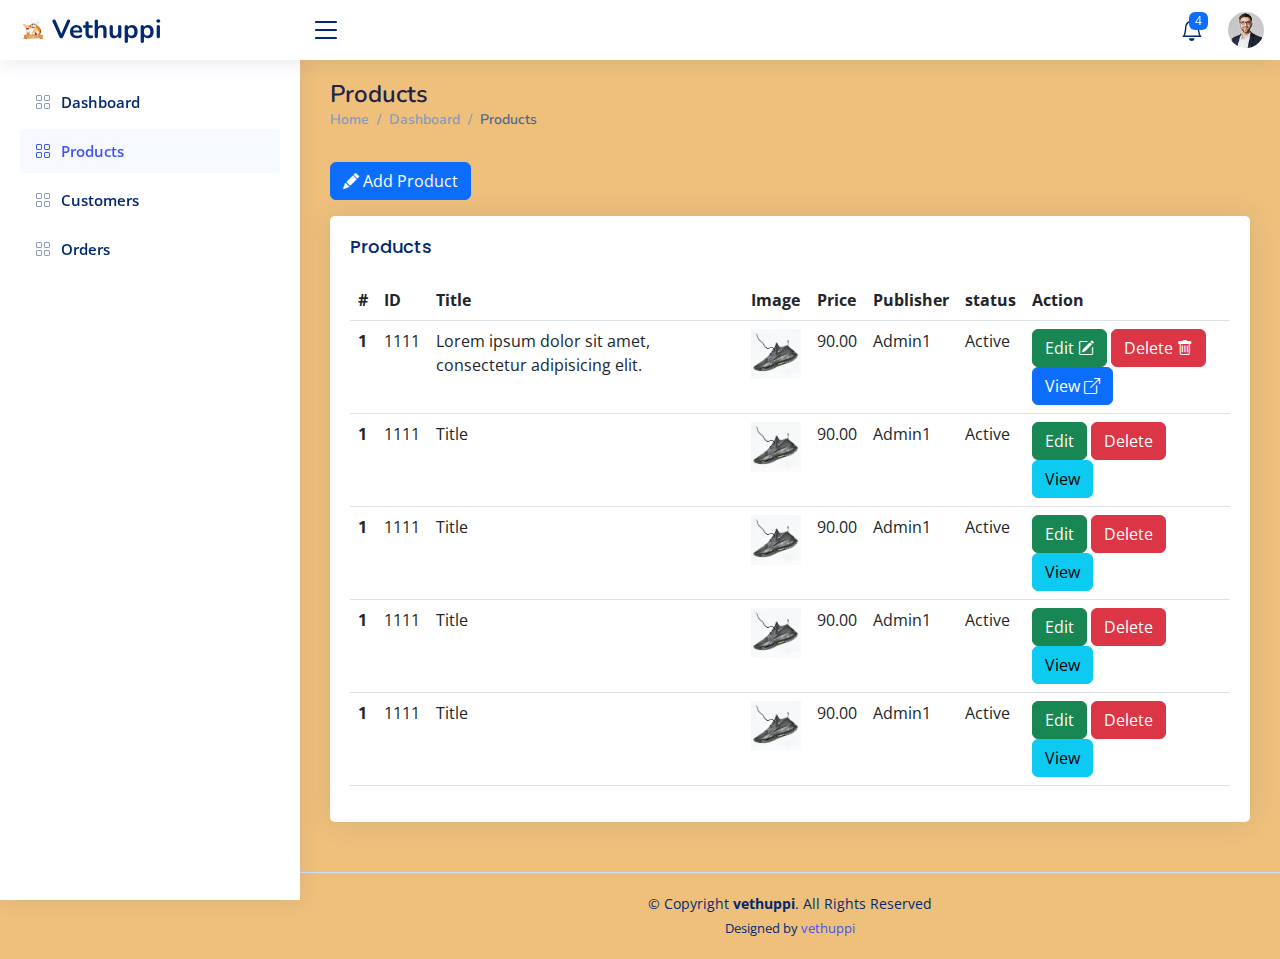
<file: product.html>
<!DOCTYPE html>
<html lang="en">

  <head>
    <meta charset="utf-8">
    <meta content="width=device-width, initial-scale=1.0" name="viewport">

    <title>Vethuppi || Admin || Dashboard</title>

    <!-- favicons -->
    <link href="assets/img/favicon.png" rel="icon">
    <link href="assets/img/apple-touch-icon.png" rel="apple-touch-icon">

    <!-- google font -->
    <link href="https://fonts.gstatic.com" rel="preconnect">
    <link href="https://fonts.googleapis.com/css?family=Open+Sans:300,300i,400,400i,600,600i,700,700i|Nunito:300,300i,400,400i,600,600i,700,700i|Poppins:300,300i,400,400i,500,500i,600,600i,700,700i" rel="stylesheet">

    <!-- bootstrap css here -->
    <link href="assets/vendor/bootstrap/css/bootstrap.min.css" rel="stylesheet">
    <link href="assets/vendor/bootstrap-icons/bootstrap-icons.css" rel="stylesheet">
    
    <!-- custom css here -->
    <link href="assets/css/style.css" rel="stylesheet">
  </head>

  <body>

    <!-- start header -->
    <header id="header" class="header fixed-top d-flex align-items-center">

      <div class="d-flex align-items-center justify-content-between">
        <a href="index.html" class="logo d-flex align-items-center">
          <img src="assets/img/vethuppi.png" alt="">
          <span class="d-none d-lg-block">Vethuppi</span>
        </a>
        <i class="bi bi-list toggle-sidebar-btn"></i>
      </div>

      <!-- start navbar -->
      <nav class="header-nav ms-auto">
        <ul class="d-flex align-items-center">

          <!-- start notification panel -->
          <li class="nav-item dropdown">

            <a class="nav-link nav-icon" href="#" data-bs-toggle="dropdown">
              <i class="bi bi-bell"></i>
              <span class="badge bg-primary badge-number">4</span>
            </a>

            <!-- start notification items -->
            <ul class="dropdown-menu dropdown-menu-end dropdown-menu-arrow notifications">
              
              <li class="dropdown-header">
                You have 4 new notifications
                <a href="#"><span class="badge rounded-pill bg-primary p-2 ms-2">View all</span></a>
              </li>

              <li>
                <hr class="dropdown-divider">
              </li>

              <li class="notification-item">
                <i class="bi bi-exclamation-circle text-warning"></i>
                <div>
                  <h4>Lorem Ipsum</h4>
                  <p>Quae dolorem earum veritatis oditseno</p>
                  <p>30 min. ago</p>
                </div>
              </li>

              <li>
                <hr class="dropdown-divider">
              </li>

              <li class="notification-item">
                <i class="bi bi-x-circle text-danger"></i>
                <div>
                  <h4>Atque rerum nesciunt</h4>
                  <p>Quae dolorem earum veritatis oditseno</p>
                  <p>1 hr. ago</p>
                </div>
              </li>

              <li>
                <hr class="dropdown-divider">
              </li>

              <li class="notification-item">
                <i class="bi bi-check-circle text-success"></i>
                <div>
                  <h4>Sit rerum fuga</h4>
                  <p>Quae dolorem earum veritatis oditseno</p>
                  <p>2 hrs. ago</p>
                </div>
              </li>

              <li>
                <hr class="dropdown-divider">
              </li>

              <li class="notification-item">
                <i class="bi bi-info-circle text-primary"></i>
                <div>
                  <h4>Dicta reprehenderit</h4>
                  <p>Quae dolorem earum veritatis oditseno</p>
                  <p>4 hrs. ago</p>
                </div>
              </li>

              <li>
                <hr class="dropdown-divider">
              </li>
              <li class="dropdown-footer">
                <a href="#">Show all notifications</a>
              </li>

            </ul>
            <!-- end notification items -->

          </li>
          <!-- end notification panel -->

          <!-- start profile panel -->
          <li class="nav-item dropdown pe-3">

            <a class="nav-link nav-profile d-flex align-items-center pe-0" href="#" data-bs-toggle="dropdown">
              <img src="assets/img/profile-img.jpg" alt="Profile" class="rounded-circle">
            </a>

            <!-- start profile items -->
            <ul class="dropdown-menu dropdown-menu-end dropdown-menu-arrow profile">

              <li class="dropdown-header">
                <h6>Kevin Anderson</h6>
                <span>Web Designer</span>
              </li>

              <li>
                <hr class="dropdown-divider">
              </li>

              <li>
                <a class="dropdown-item d-flex align-items-center" href="users-profile.html">
                  <i class="bi bi-person"></i>
                  <span>My Profile</span>
                </a>
              </li>

              <li>
                <hr class="dropdown-divider">
              </li>

              <li>
                <a class="dropdown-item d-flex align-items-center" href="users-profile.html">
                  <i class="bi bi-gear"></i>
                  <span>Account Settings</span>
                </a>
              </li>

              <li>
                <hr class="dropdown-divider">
              </li>

              <li>
                <hr class="dropdown-divider">
              </li>

              <li>
                <a class="dropdown-item d-flex align-items-center" href="#">
                  <i class="bi bi-box-arrow-right"></i>
                  <span>Sign Out</span>
                </a>
              </li>

            </ul>
            <!-- end profile items -->

          </li>
          <!-- end profile panel -->

        </ul>
      </nav>
      <!-- end navbar -->

    </header>
    <!-- end header -->

    <!-- start sidebar -->
    <aside id="sidebar" class="sidebar">

      <ul class="sidebar-nav" id="sidebar-nav">

        <li class="nav-item">
          <a class="nav-link collapsed" href="index.html">
            <i class="bi bi-grid"></i>
            <span>Dashboard</span>
          </a>
        </li>

        <li class="nav-item">
          <a class="nav-link" href="product.html">
            <i class="bi bi-grid"></i>
            <span>Products</span>
          </a>
        </li>

        <li class="nav-item">
          <a class="nav-link collapsed" href="customer.html">
            <i class="bi bi-grid"></i>
            <span>Customers</span>
          </a>
        </li>

        <li class="nav-item">
          <a class="nav-link collapsed" href="order.html">
            <i class="bi bi-grid"></i>
            <span>Orders</span>
          </a>
        </li>

      </ul>

    </aside>
    <!-- end sidebar -->

    <!-- start main section -->
    <main id="main" class="main">

      <!-- start pagetitle -->
      <div class="pagetitle">
        <h1>Products</h1>
        <nav>
          <ol class="breadcrumb">
            <li class="breadcrumb-item"><a href="index.html">Home</a></li>
            <li class="breadcrumb-item"><a href="index.html">Dashboard</a></li>
            <li class="breadcrumb-item active">Products</li>
          </ol>
        </nav>
      </div>
      <!-- end pagetitle -->

      <!-- start dashboard section -->
      <section class="section dashboard">

        <!-- start add product section -->
        <button type="button" class="btn btn-primary my-3" data-bs-toggle="modal" data-bs-target="#add-product">
          <i class="bi bi-pencil-fill"></i> Add Product
        </button>
        
        <div class="modal fade" id="add-product" tabindex="-1"  data-bs-backdrop="false">
          <div class="modal-dialog modal-dialog-scrollable modal-xl">
            <div class="modal-content">
              <div class="modal-header">
                <h5 class="modal-title">Add New Product</h5>
                <button type="button" class="btn-close" data-bs-dismiss="modal" aria-label="Close"></button>
              </div>
              <div class="modal-body">

                <form class="row g-3 needs-validation" novalidate>

                  <div class="col-12 position-relative mb-3">
                    <label for="title" class="form-label">Title</label>
                    <input type="text" class="form-control" id="title" required>
                    <div class="invalid-tooltip">
                      Please add the title
                    </div>
                    <div class="valid-tooltip">
                      Looks good!
                    </div>
                  </div>

                  <div class="col-12 position-relative mb-3">
                    <label for="desc" class="form-label">Description</label>
                    <input type="text" class="form-control" id="desc" required>
                    <div class="invalid-tooltip">
                      Please add the description
                    </div>
                    <div class="valid-tooltip">
                      Looks good!
                    </div>
                  </div>

                  <div class="col-12 position-relative mb-3">
                    <label for="img" class="form-label">Image</label>
                    <input class="form-control" type="file" id="formFile" required>
                    <div class="invalid-tooltip">
                      Please add the image
                    </div>
                    <div class="valid-tooltip">
                      Looks good!
                    </div>
                  </div>

                  <div class="col-md-6 position-relative mb-3">
                    <label for="price" class="form-label">Price</label>
                    <input type="text" class="form-control" id="price" required>
                    <div class="invalid-tooltip">
                      Please add the price
                    </div>
                    <div class="valid-tooltip">
                      Looks good!
                    </div>
                  </div>

                  <div class="col-md-6 position-relative mb-3">
                    <label for="shop" class="form-label">Shop</label>
                    <input type="text" class="form-control" id="shop" required>
                    <div class="invalid-tooltip">
                      Please add the shop name
                    </div>
                    <div class="valid-tooltip">
                      Looks good!
                    </div>
                  </div>

                  <fieldset class="mb-3">
                    <legend class="col-form-label">Status</legend>
                    <div class="">
                      <div class="form-check">
                        <input class="form-check-input" type="radio" name="status" id="stock" value="true" checked>
                        <label class="form-check-label" for="stock">
                          Stock
                        </label>
                      </div>
                      <div class="form-check">
                        <input class="form-check-input" type="radio" name="status" id="outofstock" value="false">
                        <label class="form-check-label" for="outofstock">
                          Out of stock
                        </label>
                      </div>
                    </div>
                  </fieldset>

                  <div class="text-left">
                    <button type="submit" class="btn btn-primary">Save</button>
                    <button type="reset" class="btn btn-secondary">Reset</button>
                  </div>

                </form>

              </div>
              <div class="modal-footer">
                <button type="button" class="btn btn-secondary" data-bs-dismiss="modal">Close</button>
              </div>
            </div>
          </div>
        </div>
        <!-- end add product section -->
        
        <!-- start product table section -->
        <div class="card">
          <div class="card-body">
            <h5 class="card-title">Products</h5>

            <!-- start edit product model -->
            <div class="modal fade" id="edit-product" tabindex="-1"  data-bs-backdrop="false">
              <div class="modal-dialog modal-dialog-scrollable modal-xl">
                <div class="modal-content">
                  <div class="modal-header">
                    <h5 class="modal-title">Edit Product</h5>
                    <button type="button" class="btn-close" data-bs-dismiss="modal" aria-label="Close"></button>
                  </div>
                  <div class="modal-body">
    
                    <form class="row g-3 needs-validation" novalidate>
    
                      <div class="col-12 position-relative mb-3">
                        <label for="product-id" class="form-label">Product ID</label>
                        <input type="text" class="form-control" id="product-id" readonly value="001">
                      </div>

                      <div class="col-12 position-relative mb-3">
                        <label for="title" class="form-label">Title</label>
                        <input type="text" class="form-control" id="title" value="Title" required>
                        <div class="invalid-tooltip">
                          Please add the title
                        </div>
                        <div class="valid-tooltip">
                          Looks good!
                        </div>
                      </div>
    
                      <div class="col-12 position-relative mb-3">
                        <label for="desc" class="form-label">Description</label>
                        <input type="text" class="form-control" id="desc" value="Description" required>
                        <div class="invalid-tooltip">
                          Please add the description
                        </div>
                        <div class="valid-tooltip">
                          Looks good!
                        </div>
                      </div>
    
                      <div class="col-12 position-relative mb-3">
                        <label for="img" class="form-label">Image</label>
                        <input class="form-control" type="file" id="formFile" required>
                        <div class="invalid-tooltip">
                          Please add the image
                        </div>
                        <div class="valid-tooltip">
                          Looks good!
                        </div>
                        <div class="image my-3">
                          <img src="assets/img/product-2.jpg" alt="">
                        </div>
                      </div>
    
                      <div class="col-md-6 position-relative mb-3">
                        <label for="price" class="form-label">Price</label>
                        <input tyTitlepe="text" class="form-control" id="price" value="Price" required>
                        <div class="invalid-tooltip">
                          Please add the price
                        </div>
                        <div class="valid-tooltip">
                          Looks good!
                        </div>
                      </div>
    
                      <div class="col-md-6 position-relative mb-3">
                        <label for="shop" class="form-label">Shop</label>
                        <input type="text" class="form-control" id="shop" value="shop" required>
                        <div class="invalid-tooltip">
                          Please add the shop name
                        </div>
                        <div class="valid-tooltip">
                          Looks good!
                        </div>
                      </div>
    
                      <fieldset class="mb-3">
                        <legend class="col-form-label">Status</legend>
                        <div class="">
                          <div class="form-check">
                            <input class="form-check-input" type="radio" name="status" id="stock" value="true" checked>
                            <label class="form-check-label" for="stock">
                              Stock
                            </label>
                          </div>
                          <div class="form-check">
                            <input class="form-check-input" type="radio" name="status" id="outofstock" value="false">
                            <label class="form-check-label" for="outofstock">
                              Out of stock
                            </label>
                          </div>
                        </div>
                      </fieldset>
    
                      <div class="text-left">
                        <button type="submit" class="btn btn-primary">Save</button>
                        <button type="reset" class="btn btn-secondary">Reset</button>
                      </div>
    
                    </form>
    
                  </div>
                  <div class="modal-footer">
                    <button type="button" class="btn btn-secondary" data-bs-dismiss="modal">Close</button>
                  </div>
                </div>
              </div>
            </div>
            <!-- end edit product model -->

            <!-- start delete product modal -->
            <div class="modal fade" id="delete-product" tabindex="-1">
              <div class="modal-dialog modal-dialog-centered">
                <div class="modal-content">
                  <div class="modal-header">
                    <h5 class="modal-title">Are You Delete This product?</h5>
                    <button type="button" class="btn-close" data-bs-dismiss="modal" aria-label="Close"></button>
                  </div>
                  <div class="modal-body">
                    <p>Product ID: <span>001</span></p>
                    <p>Product Title: <span>Title</span></p>
                  </div>
                  <div class="modal-footer">
                    <button type="button" class="btn btn-secondary" data-bs-dismiss="modal">No</button>
                    <button type="button" class="btn btn-primary">Yes</button>
                  </div>
                </div>
              </div>
            </div>
            <!-- end delete product modal -->

            <!-- Table with hoverable rows -->
            <table class="table table-hover">
              <thead>
                <tr>
                  <th scope="col">#</th>
                  <th scope="col">ID</th>
                  <th scope="col">Title</th>
                  <th scope="col">Image</th>
                  <th scope="col">Price</th>
                  <th scope="col">Publisher</th>
                  <th scope="col">status</th>
                  <th scope="col">Action</th>
                </tr>
              </thead>
              <tbody>
                <tr>
                  <th scope="row">1</th>
                  <td>1111</td>
                  <td>Lorem ipsum dolor sit amet, consectetur adipisicing elit.</td>
                  <td><img src="assets/img/product-1.jpg" alt="" style="width: 50px; height: auto;"></td>
                  <td>90.00</td>
                  <td>Admin1</td>
                  <td>Active</td>
                  <td>
                    <button type="button" class="btn btn-success" data-bs-toggle="modal" data-bs-target="#edit-product">Edit <i class="bi bi-pencil-square"></i></button>
                    <button type="button" class="btn btn-danger" data-bs-toggle="modal" data-bs-target="#delete-product">Delete <i class="bi bi-trash"></i></button>
                    <a href="../"><button type="button" class="btn btn-primary">View <i class="bi bi-box-arrow-up-right"></i></button></a>
                  </td>
                </tr>
                <tr>
                  <th scope="row">1</th>
                  <td>1111</td>
                  <td>Title</td>
                  <td><img src="assets/img/product-1.jpg" alt="" style="width: 50px; height: auto;"></td>
                  <td>90.00</td>
                  <td>Admin1</td>
                  <td>Active</td>
                  <td>
                    <button type="button" class="btn btn-success">Edit</button>
                    <button type="button" class="btn btn-danger">Delete</button>
                    <button type="button" class="btn btn-info">View</button>
                  </td>
                </tr>
                <tr>
                  <th scope="row">1</th>
                  <td>1111</td>
                  <td>Title</td>
                  <td><img src="assets/img/product-1.jpg" alt="" style="width: 50px; height: auto;"></td>
                  <td>90.00</td>
                  <td>Admin1</td>
                  <td>Active</td>
                  <td>
                    <button type="button" class="btn btn-success">Edit</button>
                    <button type="button" class="btn btn-danger">Delete</button>
                    <button type="button" class="btn btn-info">View</button>
                  </td>
                </tr>
                <tr>
                  <th scope="row">1</th>
                  <td>1111</td>
                  <td>Title</td>
                  <td><img src="assets/img/product-1.jpg" alt="" style="width: 50px; height: auto;"></td>
                  <td>90.00</td>
                  <td>Admin1</td>
                  <td>Active</td>
                  <td>
                    <button type="button" class="btn btn-success">Edit</button>
                    <button type="button" class="btn btn-danger">Delete</button>
                    <button type="button" class="btn btn-info">View</button>
                  </td>
                </tr>
                <tr>
                  <th scope="row">1</th>
                  <td>1111</td>
                  <td>Title</td>
                  <td><img src="assets/img/product-1.jpg" alt="" style="width: 50px; height: auto;"></td>
                  <td>90.00</td>
                  <td>Admin1</td>
                  <td>Active</td>
                  <td>
                    <button type="button" class="btn btn-success">Edit</button>
                    <button type="button" class="btn btn-danger">Delete</button>
                    <button type="button" class="btn btn-info">View</button>
                  </td>
                </tr>
              </tbody>
            </table>
            <!-- End Table with hoverable rows -->

          </div>
        </div>
        <!-- end product table section -->
        
      </section>
      <!-- end dashboard section -->
  
    </main>
    <!-- end main section -->
  
    <!-- start footer -->
    <footer id="footer" class="footer">
      <div class="copyright">
        &copy; Copyright <strong><span>vethuppi</span></strong>. All Rights Reserved
      </div>
      <div class="credits">Designed by <a href="#">vethuppi</a>
      </div>
    </footer>
    <!-- end footer -->
  
    <!-- back to top -->
    <a href="#" class="back-to-top d-flex align-items-center justify-content-center"><i class="bi bi-arrow-up-short"></i></a>

    <!-- Vendor JS Files -->
    <script src="assets/vendor/bootstrap/js/bootstrap.bundle.min.js"></script>
    <script src="assets/vendor/tinymce/tinymce.min.js"></script>
    <script src="assets/vendor/php-email-form/validate.js"></script>

    <!-- Template Main JS File -->
    <script src="assets/js/main.js"></script>

  </body>

</html>
</file>
<file: assets/css/style.css>
/**
* Template Name: NiceAdmin - v2.3.1
* Template URL: https://bootstrapmade.com/nice-admin-bootstrap-admin-html-template/
* Author: BootstrapMade.com
* License: https://bootstrapmade.com/license/
*/

/*--------------------------------------------------------------
# General
--------------------------------------------------------------*/
:root {
  scroll-behavior: smooth;
}

body {
  font-family: "Open Sans", sans-serif;
  background: #eec07b;
  color: #444444;
}

a {
  color: #4154f1;
  text-decoration: none;
}

a:hover {
  color: #717ff5;
  text-decoration: none;
}

h1,
h2,
h3,
h4,
h5,
h6 {
  font-family: "Nunito", sans-serif;
}

/*--------------------------------------------------------------
# Main
--------------------------------------------------------------*/
#main {
  margin-top: 60px;
  padding: 20px 30px;
  transition: all 0.3s;
}

@media (max-width: 1199px) {
  #main {
    padding: 20px;
  }
}

/*--------------------------------------------------------------
# Page Title
--------------------------------------------------------------*/
.pagetitle {
  margin-bottom: 10px;
}

.pagetitle h1 {
  font-size: 24px;
  margin-bottom: 0;
  font-weight: 600;
  color: #212245;
}

/*--------------------------------------------------------------
# Back to top button
--------------------------------------------------------------*/
.back-to-top {
  position: fixed;
  visibility: hidden;
  opacity: 0;
  right: 15px;
  bottom: 15px;
  z-index: 99999;
  background: #212245;
  width: 40px;
  height: 40px;
  border-radius: 4px;
  transition: all 0.4s;
}

.back-to-top i {
  font-size: 24px;
  color: #fff;
  line-height: 0;
}

.back-to-top:hover {
  background: #373868;
  color: #fff;
}

.back-to-top.active {
  visibility: visible;
  opacity: 1;
}

/*--------------------------------------------------------------
# Override some default Bootstrap stylings
--------------------------------------------------------------*/
/* Dropdown menus */
.dropdown-menu {
  border-radius: 4px;
  padding: 10px 0;
  -webkit-animation-name: dropdown-animate;
  animation-name: dropdown-animate;
  -webkit-animation-duration: 0.2s;
  animation-duration: 0.2s;
  -webkit-animation-fill-mode: both;
  animation-fill-mode: both;
  border: 0;
  box-shadow: 0 5px 30px 0 rgba(82, 63, 105, 0.2);
}

.dropdown-menu .dropdown-header,
.dropdown-menu .dropdown-footer {
  text-align: center;
  font-size: 15px;
  padding: 10px 25px;
}

.dropdown-menu .dropdown-footer a {
  color: #444444;
  text-decoration: underline;
}

.dropdown-menu .dropdown-footer a:hover {
  text-decoration: none;
}

.dropdown-menu .dropdown-divider {
  color: #a5c5fe;
  margin: 0;
}

.dropdown-menu .dropdown-item {
  font-size: 14px;
  padding: 10px 15px;
  transition: 0.3s;
}

.dropdown-menu .dropdown-item i {
  margin-right: 10px;
  font-size: 18px;
  line-height: 0;
}

.dropdown-menu .dropdown-item:hover {
  background-color: #f6f9ff;
}

@media (min-width: 768px) {
  .dropdown-menu-arrow::before {
    content: "";
    width: 13px;
    height: 13px;
    background: #fff;
    position: absolute;
    top: -7px;
    right: 20px;
    transform: rotate(45deg);
    border-top: 1px solid #eaedf1;
    border-left: 1px solid #eaedf1;
  }
}

@-webkit-keyframes dropdown-animate {
  0% {
    opacity: 0;
  }

  100% {
    opacity: 1;
  }

  0% {
    opacity: 0;
  }
}

@keyframes dropdown-animate {
  0% {
    opacity: 0;
  }

  100% {
    opacity: 1;
  }

  0% {
    opacity: 0;
  }
}

/* Light Backgrounds */
.bg-primary-light {
  background-color: #cfe2ff;
  border-color: #cfe2ff;
}

.bg-secondary-light {
  background-color: #e2e3e5;
  border-color: #e2e3e5;
}

.bg-success-light {
  background-color: #d1e7dd;
  border-color: #d1e7dd;
}

.bg-danger-light {
  background-color: #f8d7da;
  border-color: #f8d7da;
}

.bg-warning-light {
  background-color: #fff3cd;
  border-color: #fff3cd;
}

.bg-info-light {
  background-color: #cff4fc;
  border-color: #cff4fc;
}

.bg-dark-light {
  background-color: #d3d3d4;
  border-color: #d3d3d4;
}

/* Card */
.card {
  margin-bottom: 30px;
  border: none;
  border-radius: 5px;
  box-shadow: 0px 0 30px rgba(1, 41, 112, 0.1);
}

.card-header,
.card-footer {
  border-color: #ebeef4;
  background-color: #fff;
  color: #798eb3;
  padding: 15px;
}

.card-title {
  padding: 20px 0 15px 0;
  font-size: 18px;
  font-weight: 500;
  color: #012970;
  font-family: "Poppins", sans-serif;
}

.card-title span {
  color: #899bbd;
  font-size: 14px;
  font-weight: 400;
}

.card-body {
  padding: 0 20px 20px 20px;
}

.card-img-overlay {
  background-color: rgba(255, 255, 255, 0.6);
}

/* Alerts */
.alert-heading {
  font-weight: 500;
  font-family: "Poppins", sans-serif;
  font-size: 20px;
}

/* Close Button */
.btn-close {
  background-size: 25%;
}

.btn-close:focus {
  outline: 0;
  box-shadow: none;
}

/* Accordion */
.accordion-item {
  border: 1px solid #ebeef4;
}

.accordion-button:focus {
  outline: 0;
  box-shadow: none;
}

.accordion-button:not(.collapsed) {
  color: #012970;
  background-color: #f6f9ff;
}

.accordion-flush .accordion-button {
  padding: 15px 0;
  background: none;
  border: 0;
}

.accordion-flush .accordion-button:not(.collapsed) {
  box-shadow: none;
  color: #4154f1;
}

.accordion-flush .accordion-body {
  padding: 0 0 15px 0;
  color: #3e4f6f;
  font-size: 15px;
}

/* Breadcrumbs */
.breadcrumb {
  font-size: 14px;
  font-family: "Nunito", sans-serif;
  color: #899bbd;
  font-weight: 600;
}

.breadcrumb a {
  color: #899bbd;
  transition: 0.3s;
}

.breadcrumb a:hover {
  color: #51678f;
}

.breadcrumb .breadcrumb-item::before {
  color: #899bbd;
}

.breadcrumb .active {
  color: #51678f;
  font-weight: 600;
}

/* Bordered Tabs */
.nav-tabs-bordered {
  border-bottom: 2px solid #ebeef4;
}

.nav-tabs-bordered .nav-link {
  margin-bottom: -2px;
  border: none;
  color: #2c384e;
}

.nav-tabs-bordered .nav-link:hover,
.nav-tabs-bordered .nav-link:focus {
  color: #4154f1;
}

.nav-tabs-bordered .nav-link.active {
  background-color: #fff;
  color: #4154f1;
  border-bottom: 2px solid #4154f1;
}

/*--------------------------------------------------------------
# Header
--------------------------------------------------------------*/
.logo {
  line-height: 1;
}

@media (min-width: 1200px) {
  .logo {
    width: 280px;
  }
}

.logo img {
  max-height: 26px;
  margin-right: 6px;
}

.logo span {
  font-size: 26px;
  font-weight: 700;
  color: #012970;
  font-family: "Nunito", sans-serif;
}

.header {
  transition: all 0.5s;
  z-index: 997;
  height: 60px;
  box-shadow: 0px 2px 20px rgba(1, 41, 112, 0.1);
  background-color: #fff;
  padding-left: 20px;
  /* Toggle Sidebar Button */
  /* Search Bar */
}

.header .toggle-sidebar-btn {
  font-size: 32px;
  padding-left: 10px;
  cursor: pointer;
  color: #012970;
}

.header .search-bar {
  min-width: 360px;
  padding: 0 20px;
}

@media (max-width: 1199px) {
  .header .search-bar {
    position: fixed;
    top: 50px;
    left: 0;
    right: 0;
    padding: 20px;
    box-shadow: 0px 0px 15px 0px rgba(1, 41, 112, 0.1);
    background: white;
    z-index: 9999;
    transition: 0.3s;
    visibility: hidden;
    opacity: 0;
  }

  .header .search-bar-show {
    top: 60px;
    visibility: visible;
    opacity: 1;
  }
}

.header .search-form {
  width: 100%;
}

.header .search-form input {
  border: 0;
  font-size: 14px;
  color: #012970;
  border: 1px solid rgba(1, 41, 112, 0.2);
  padding: 7px 38px 7px 8px;
  border-radius: 3px;
  transition: 0.3s;
  width: 100%;
}

.header .search-form input:focus,
.header .search-form input:hover {
  outline: none;
  box-shadow: 0 0 10px 0 rgba(1, 41, 112, 0.15);
  border: 1px solid rgba(1, 41, 112, 0.3);
}

.header .search-form button {
  border: 0;
  padding: 0;
  margin-left: -30px;
  background: none;
}

.header .search-form button i {
  color: #012970;
}

/*--------------------------------------------------------------
# Header Nav
--------------------------------------------------------------*/
.header-nav ul {
  list-style: none;
}

.header-nav>ul {
  margin: 0;
  padding: 0;
}

.header-nav .nav-icon {
  font-size: 22px;
  color: #012970;
  margin-right: 25px;
  position: relative;
}

.header-nav .nav-profile {
  color: #012970;
}

.header-nav .nav-profile img {
  max-height: 36px;
}

.header-nav .nav-profile span {
  font-size: 14px;
  font-weight: 600;
}

.header-nav .badge-number {
  position: absolute;
  inset: -2px -5px auto auto;
  font-weight: normal;
  font-size: 12px;
  padding: 3px 6px;
}

.header-nav .notifications {
  inset: 8px -15px auto auto !important;
}

.header-nav .notifications .notification-item {
  display: flex;
  align-items: center;
  padding: 15px 10px;
  transition: 0.3s;
}

.header-nav .notifications .notification-item i {
  margin: 0 20px 0 10px;
  font-size: 24px;
}

.header-nav .notifications .notification-item h4 {
  font-size: 16px;
  font-weight: 600;
  margin-bottom: 5px;
}

.header-nav .notifications .notification-item p {
  font-size: 13px;
  margin-bottom: 3px;
  color: #919191;
}

.header-nav .notifications .notification-item:hover {
  background-color: #f6f9ff;
}

.header-nav .messages {
  inset: 8px -15px auto auto !important;
}

.header-nav .messages .message-item {
  padding: 15px 10px;
  transition: 0.3s;
}

.header-nav .messages .message-item a {
  display: flex;
}

.header-nav .messages .message-item img {
  margin: 0 20px 0 10px;
  max-height: 40px;
}

.header-nav .messages .message-item h4 {
  font-size: 16px;
  font-weight: 600;
  margin-bottom: 5px;
  color: #444444;
}

.header-nav .messages .message-item p {
  font-size: 13px;
  margin-bottom: 3px;
  color: #919191;
}

.header-nav .messages .message-item:hover {
  background-color: #f6f9ff;
}

.header-nav .profile {
  min-width: 240px;
  padding-bottom: 0;
  top: 8px !important;
}

.header-nav .profile .dropdown-header h6 {
  font-size: 18px;
  margin-bottom: 0;
  font-weight: 600;
  color: #444444;
}

.header-nav .profile .dropdown-header span {
  font-size: 14px;
}

.header-nav .profile .dropdown-item {
  font-size: 14px;
  padding: 10px 15px;
  transition: 0.3s;
}

.header-nav .profile .dropdown-item i {
  margin-right: 10px;
  font-size: 18px;
  line-height: 0;
}

.header-nav .profile .dropdown-item:hover {
  background-color: #f6f9ff;
}

/*--------------------------------------------------------------
# Sidebar
--------------------------------------------------------------*/
.sidebar {
  position: fixed;
  top: 60px;
  left: 0;
  bottom: 0;
  width: 300px;
  z-index: 996;
  transition: all 0.3s;
  padding: 20px;
  overflow-y: auto;
  scrollbar-width: thin;
  scrollbar-color: #aab7cf transparent;
  box-shadow: 0px 0px 20px rgba(1, 41, 112, 0.1);
  background-color: #fff;
}

@media (max-width: 1199px) {
  .sidebar {
    left: -300px;
  }
}

.sidebar::-webkit-scrollbar {
  width: 5px;
  height: 8px;
  background-color: #fff;
}

.sidebar::-webkit-scrollbar-thumb {
  background-color: #aab7cf;
}

@media (min-width: 1200px) {

  #main,
  #footer {
    margin-left: 300px;
  }
}

@media (max-width: 1199px) {
  .toggle-sidebar .sidebar {
    left: 0;
  }
}

@media (min-width: 1200px) {

  .toggle-sidebar #main,
  .toggle-sidebar #footer {
    margin-left: 0;
  }

  .toggle-sidebar .sidebar {
    left: -300px;
  }
}

.sidebar-nav {
  padding: 0;
  margin: 0;
  list-style: none;
}

.sidebar-nav li {
  padding: 0;
  margin: 0;
  list-style: none;
}

.sidebar-nav .nav-item {
  margin-bottom: 5px;
}

.sidebar-nav .nav-heading {
  font-size: 11px;
  text-transform: uppercase;
  color: #899bbd;
  font-weight: 600;
  margin: 10px 0 5px 15px;
}

.sidebar-nav .nav-link {
  display: flex;
  align-items: center;
  font-size: 15px;
  font-weight: 600;
  color: #4154f1;
  transition: 0.3;
  background: #f6f9ff;
  padding: 10px 15px;
  border-radius: 4px;
}

.sidebar-nav .nav-link i {
  font-size: 16px;
  margin-right: 10px;
  color: #4154f1;
}

.sidebar-nav .nav-link.collapsed {
  color: #012970;
  background: #fff;
}

.sidebar-nav .nav-link.collapsed i {
  color: #899bbd;
}

.sidebar-nav .nav-link:hover {
  color: #4154f1;
  background: #f6f9ff;
}

.sidebar-nav .nav-link:hover i {
  color: #4154f1;
}

.sidebar-nav .nav-link .bi-chevron-down {
  margin-right: 0;
  transition: transform 0.2s ease-in-out;
}

.sidebar-nav .nav-link:not(.collapsed) .bi-chevron-down {
  transform: rotate(180deg);
}

.sidebar-nav .nav-content {
  padding: 5px 0 0 0;
  margin: 0;
  list-style: none;
}

.sidebar-nav .nav-content a {
  display: flex;
  align-items: center;
  font-size: 14px;
  font-weight: 600;
  color: #012970;
  transition: 0.3;
  padding: 10px 0 10px 40px;
  transition: 0.3s;
}

.sidebar-nav .nav-content a i {
  font-size: 6px;
  margin-right: 8px;
  line-height: 0;
  border-radius: 50%;
}

.sidebar-nav .nav-content a:hover,
.sidebar-nav .nav-content a.active {
  color: #4154f1;
}

.sidebar-nav .nav-content a.active i {
  background-color: #4154f1;
}

/*--------------------------------------------------------------
# Dashboard
--------------------------------------------------------------*/
/* Filter dropdown */
.dashboard .filter {
  position: absolute;
  right: 0px;
  top: 15px;
}

.dashboard .filter .icon {
  color: #aab7cf;
  padding-right: 20px;
  padding-bottom: 5px;
  transition: 0.3s;
  font-size: 16px;
}

.dashboard .filter .icon:hover,
.dashboard .filter .icon:focus {
  color: #4154f1;
}

.dashboard .filter .dropdown-header {
  padding: 8px 15px;
}

.dashboard .filter .dropdown-header h6 {
  text-transform: uppercase;
  font-size: 14px;
  font-weight: 600;
  letter-spacing: 1px;
  color: #aab7cf;
  margin-bottom: 0;
  padding: 0;
}

.dashboard .filter .dropdown-item {
  padding: 8px 15px;
}

/* Info Cards */
.dashboard .info-card {
  padding-bottom: 10px;
}

.dashboard .info-card h6 {
  font-size: 28px;
  color: #012970;
  font-weight: 700;
  margin: 0;
  padding: 0;
}

.dashboard .card-icon {
  font-size: 32px;
  line-height: 0;
  width: 64px;
  height: 64px;
  flex-shrink: 0;
  flex-grow: 0;
}

.dashboard .product-card .card-icon {
  color: #4154f1;
  background: #f6f6fe;
}

.dashboard .revenue-card .card-icon {
  color: #2eca6a;
  background: #e0f8e9;
}

.dashboard .customer-card .card-icon {
  color: #ff771d;
  background: #ffecdf;
}

/* Activity */
.dashboard .activity {
  font-size: 14px;
}

.dashboard .activity .activity-item .activite-label {
  color: #888;
  position: relative;
  flex-shrink: 0;
  flex-grow: 0;
  min-width: 64px;
}

.dashboard .activity .activity-item .activite-label::before {
  content: "";
  position: absolute;
  right: -11px;
  width: 4px;
  top: 0;
  bottom: 0;
  background-color: #eceefe;
}

.dashboard .activity .activity-item .activity-badge {
  margin-top: 3px;
  z-index: 1;
  font-size: 11px;
  line-height: 0;
  border-radius: 50%;
  flex-shrink: 0;
  border: 3px solid #fff;
  flex-grow: 0;
}

.dashboard .activity .activity-item .activity-content {
  padding-left: 10px;
  padding-bottom: 20px;
}

.dashboard .activity .activity-item:first-child .activite-label::before {
  top: 5px;
}

.dashboard .activity .activity-item:last-child .activity-content {
  padding-bottom: 0;
}

/* Recent Sales */
.dashboard .recent-sales {
  font-size: 14px;
}

.dashboard .recent-sales .table thead {
  background: #f6f6fe;
}

.dashboard .recent-sales .table thead th {
  border: 0;
}

.dashboard .recent-sales .dataTable-top {
  padding: 0 0 10px 0;
}

.dashboard .recent-sales .dataTable-bottom {
  padding: 10px 0 0 0;
}

/* Top Selling */
.dashboard .top-selling {
  font-size: 14px;
}

.dashboard .top-selling .table thead {
  background: #f6f6fe;
}

.dashboard .top-selling .table thead th {
  border: 0;
}

.dashboard .top-selling .table tbody td {
  vertical-align: middle;
}

.dashboard .top-selling img {
  border-radius: 5px;
  max-width: 60px;
}

/*--------------------------------------------------------------
# product page
--------------------------------------------------------------*/
.modal .image{
  width: 30%;
  height: auto;
}

.modal .image img{
  width: 100%;
}

/*--------------------------------------------------------------
# Footer
--------------------------------------------------------------*/
.footer {
  padding: 20px 0;
  font-size: 14px;
  transition: all 0.3s;
  border-top: 1px solid #cddfff;
}

.footer .copyright {
  text-align: center;
  color: #012970;
}

.footer .credits {
  padding-top: 5px;
  text-align: center;
  font-size: 13px;
  color: #012970;
}
</file>
